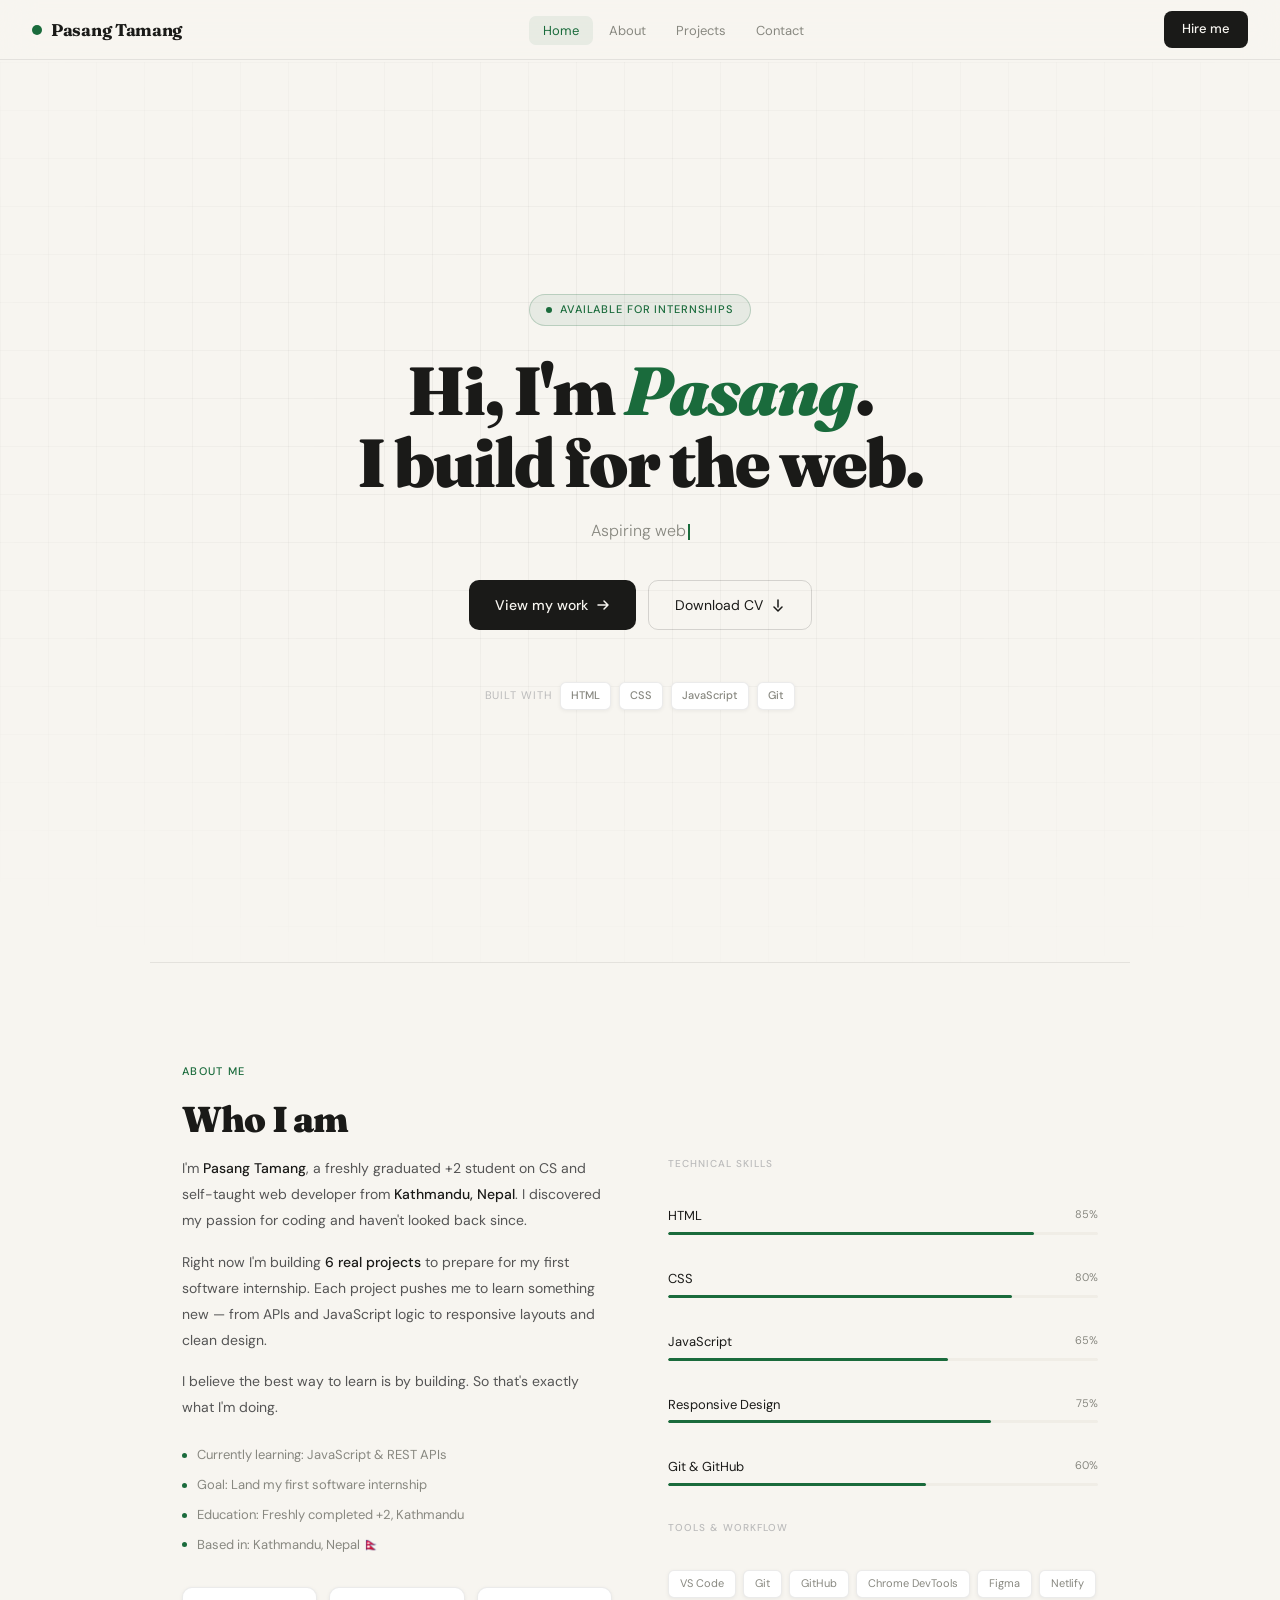
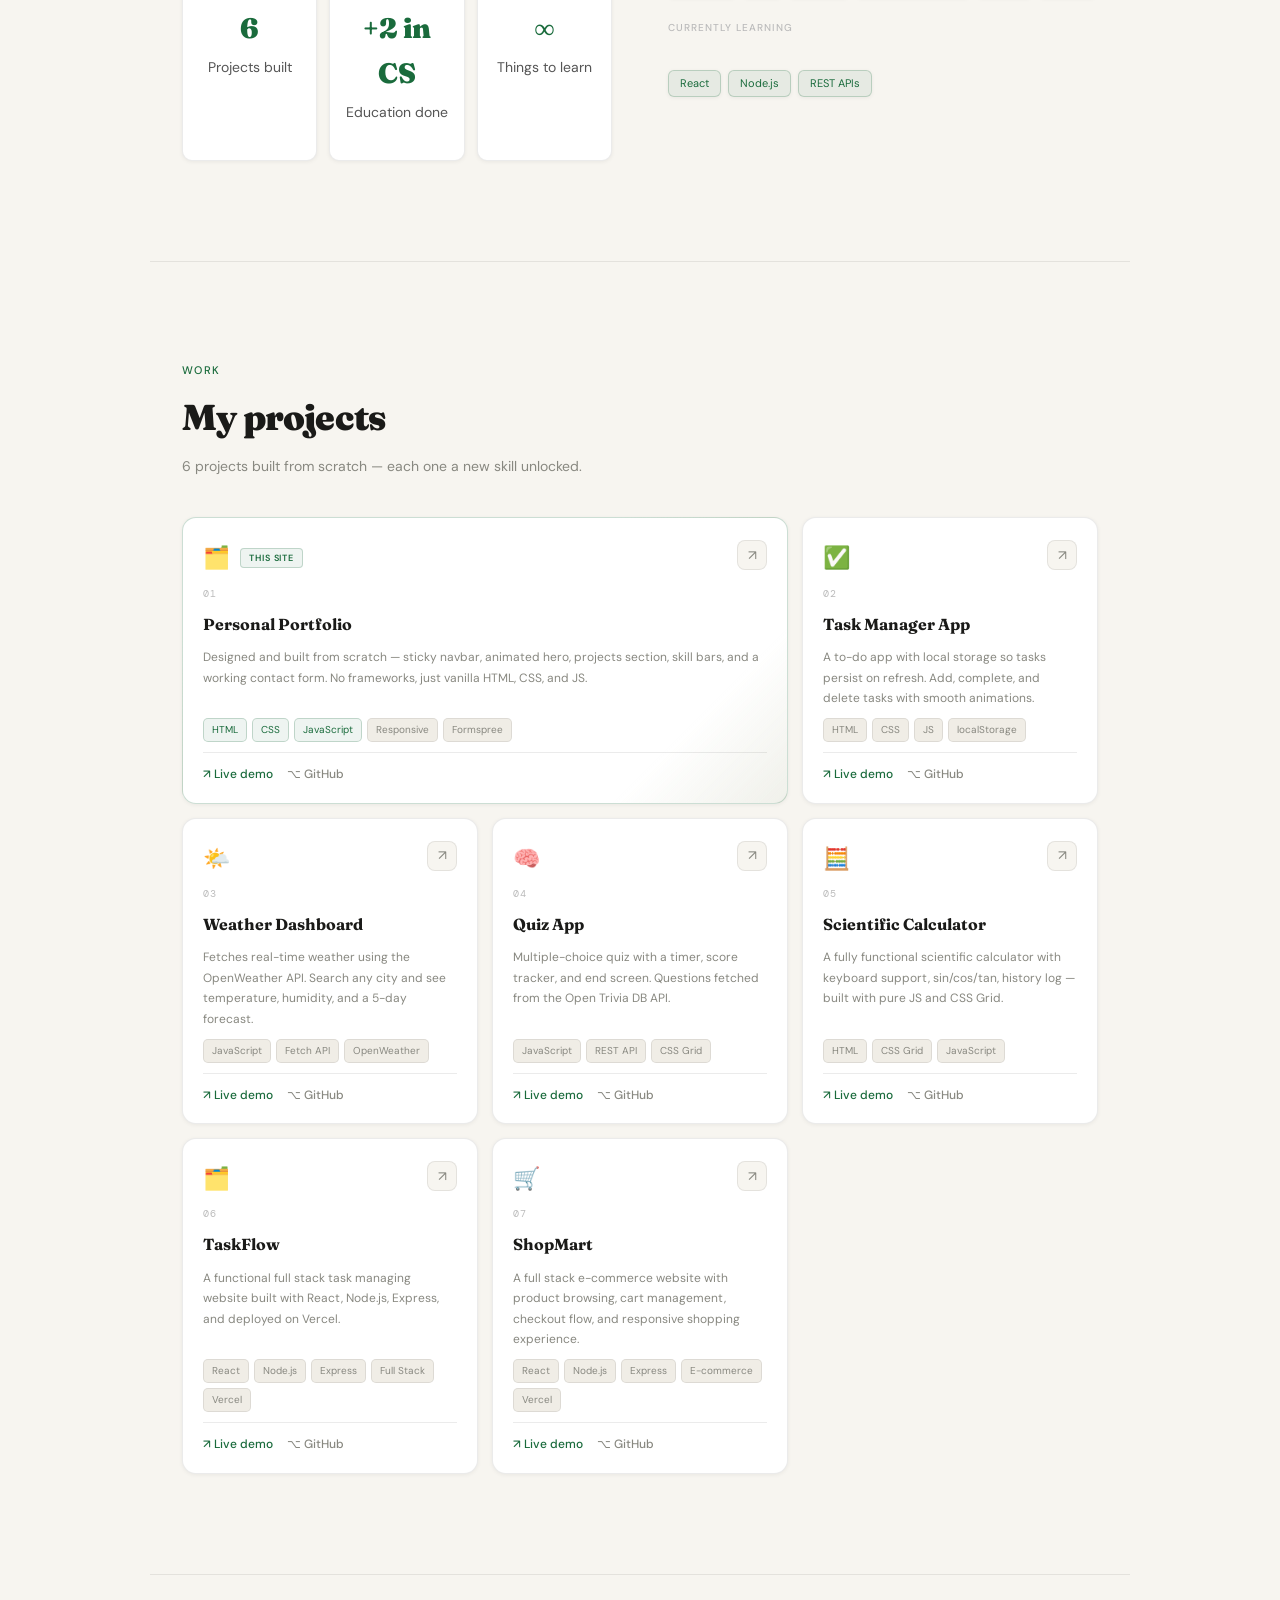
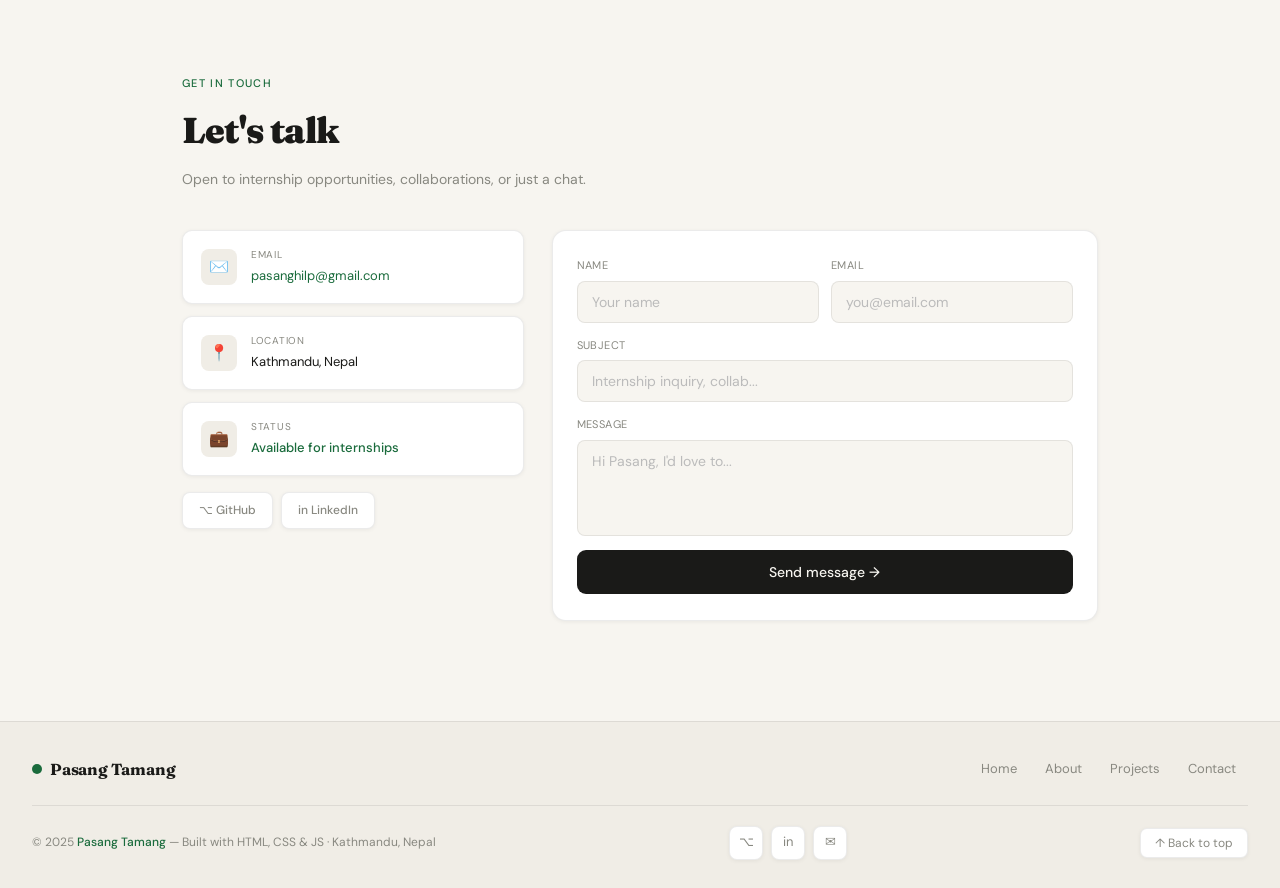
<file: index.html>
<!DOCTYPE html>
<html lang="en">
<head>
  <meta charset="UTF-8" />
  <meta name="viewport" content="width=device-width, initial-scale=1.0"/>
  <title>Pasang Tamang — Web Developer</title>
  <meta name="description" content="Pasang Tamang — Aspiring web developer from Kathmandu, Nepal. Building projects and looking for internship opportunities."/>
  <link rel="stylesheet" href="style.css"/>
  <link rel="preconnect" href="https://fonts.googleapis.com"/>
  <link rel="preconnect" href="https://fonts.gstatic.com" crossorigin/>
  <link href="https://fonts.googleapis.com/css2?family=Fraunces:ital,wght@0,700;0,900;1,700&family=DM+Sans:wght@300;400;500&family=DM+Mono&display=swap" rel="stylesheet"/>
</head>
<body>

  <!-- ─── NAVBAR ─── -->
  <nav class="navbar" id="navbar">
    <a class="nav-logo" href="#home">
      <span class="logo-dot"></span>
      Pasang Tamang
    </a>
    <ul class="nav-links" id="navLinks">
      <li><a href="#home"     data-target="home">Home</a></li>
      <li><a href="#about"    data-target="about">About</a></li>
      <li><a href="#projects" data-target="projects">Projects</a></li>
      <li><a href="#contact"  data-target="contact">Contact</a></li>
    </ul>
    <a href="mailto:pasanghilp@gmail.com" class="nav-cta">Hire me</a>
    <button class="hamburger" id="hamburger" aria-label="Toggle menu">
      <span></span><span></span><span></span>
    </button>
  </nav>

  <!-- Mobile menu -->
  <div class="mobile-menu" id="mobileMenu">
    <a href="#home"     data-target="home">Home</a>
    <a href="#about"    data-target="about">About</a>
    <a href="#projects" data-target="projects">Projects</a>
    <a href="#contact"  data-target="contact">Contact</a>
  </div>

  <!-- Scroll progress bar -->
  <div class="scroll-progress">
    <div class="scroll-progress-bar" id="progressBar"></div>
  </div>

  <!-- ─── HERO ─── -->
  <section id="home" class="hero">
    <div class="hero-grid"></div>
    <div class="hero-body">
      <div class="hero-inner">
        <div class="badge">
          <span class="badge-dot"></span>
          Available for internships
        </div>
        <h1 class="hero-heading">
          Hi, I'm <em>Pasang</em>.<br>I build for the web.
        </h1>
        <p class="hero-typed">
          <span id="typed-text"></span><span class="cursor"></span>
        </p>
        <div class="hero-btns">
          <a href="#projects" class="btn-primary">
            View my work
            <svg width="14" height="14" viewBox="0 0 14 14" fill="none"><path d="M2 7h10M8 3l4 4-4 4" stroke="currentColor" stroke-width="1.5" stroke-linecap="round" stroke-linejoin="round"/></svg>
          </a>
          <a href="cv.pdf" download class="btn-secondary">
            Download CV
            <svg width="14" height="14" viewBox="0 0 14 14" fill="none"><path d="M7 2v7M3 9l4 4 4-4" stroke="currentColor" stroke-width="1.5" stroke-linecap="round" stroke-linejoin="round"/></svg>
          </a>
        </div>
        <div class="tech-row">
          <span class="tech-label">Built with</span>
          <span class="tech-chip">HTML</span>
          <span class="tech-chip">CSS</span>
          <span class="tech-chip">JavaScript</span>
          <span class="tech-chip">Git</span>
        </div>
      </div>
    </div>
  </section>

  <!-- ─── ABOUT ─── -->
  <section id="about" class="about">
    <p class="sec-label">About me</p>
    <h2 class="sec-heading">Who I am</h2>
    <div class="about-layout">
      <div class="about-bio">
        <p>I'm <strong>Pasang Tamang</strong>, a freshly graduated +2 student on CS and self-taught web developer from <strong>Kathmandu, Nepal</strong>. I discovered my passion for coding and haven't looked back since.</p>
        <p>Right now I'm building <strong>6 real projects</strong> to prepare for my first software internship. Each project pushes me to learn something new — from APIs and JavaScript logic to responsive layouts and clean design.</p>
        <p>I believe the best way to learn is by building. So that's exactly what I'm doing.</p>
        <div class="facts">
          <div class="fact"><span class="fact-dot"></span>Currently learning: JavaScript & REST APIs</div>
          <div class="fact"><span class="fact-dot"></span>Goal: Land my first software internship</div>
          <div class="fact"><span class="fact-dot"></span>Education: Freshly completed +2, Kathmandu</div>
          <div class="fact"><span class="fact-dot"></span>Based in: Kathmandu, Nepal 🇳🇵</div>
        </div>
        <div class="stats-row">
          <div class="stat-card">
            <span class="stat-num">6</span>
            <p class="stat-label">Projects built</p>
          </div>
          <div class="stat-card">
            <span class="stat-num">+2 in CS</span>
            <p class="stat-label">Education done</p>
          </div>
          <div class="stat-card">
            <span class="stat-num">∞</span>
            <p class="stat-label">Things to learn</p>
          </div>
        </div>
      </div>
      <div class="about-skills">
        <p class="skill-group-title">Technical skills</p>
        <div class="skill-item">
          <div class="skill-row"><span class="skill-name">HTML</span><span class="skill-pct">85%</span></div>
          <div class="skill-bar"><div class="skill-fill" data-width="85"></div></div>
        </div>
        <div class="skill-item">
          <div class="skill-row"><span class="skill-name">CSS</span><span class="skill-pct">80%</span></div>
          <div class="skill-bar"><div class="skill-fill" data-width="80"></div></div>
        </div>
        <div class="skill-item">
          <div class="skill-row"><span class="skill-name">JavaScript</span><span class="skill-pct">65%</span></div>
          <div class="skill-bar"><div class="skill-fill" data-width="65"></div></div>
        </div>
        <div class="skill-item">
          <div class="skill-row"><span class="skill-name">Responsive Design</span><span class="skill-pct">75%</span></div>
          <div class="skill-bar"><div class="skill-fill" data-width="75"></div></div>
        </div>
        <div class="skill-item">
          <div class="skill-row"><span class="skill-name">Git & GitHub</span><span class="skill-pct">60%</span></div>
          <div class="skill-bar"><div class="skill-fill" data-width="60"></div></div>
        </div>
        <p class="skill-group-title">Tools & workflow</p>
        <div class="chip-row">
          <span class="chip">VS Code</span>
          <span class="chip">Git</span>
          <span class="chip">GitHub</span>
          <span class="chip">Chrome DevTools</span>
          <span class="chip">Figma</span>
          <span class="chip">Netlify</span>
        </div>
        <p class="skill-group-title">Currently learning</p>
        <div class="chip-row">
          <span class="chip chip-accent">React</span>
          <span class="chip chip-accent">Node.js</span>
          <span class="chip chip-accent">REST APIs</span>
        </div>
      </div>
    </div>
  </section>

  <!-- ─── PROJECTS ─── -->
  <section id="projects" class="projects">
    <p class="sec-label">Work</p>
    <h2 class="sec-heading">My projects</h2>
    <p class="sec-sub">6 projects built from scratch — each one a new skill unlocked.</p>

    <div class="proj-grid">

      <!-- Project 01 — Portfolio (featured) -->
      <div class="proj-card featured">
        <div class="card-top">
          <div style="display:flex;align-items:center;gap:10px">
            <span class="proj-icon">🗂️</span>
            <span class="featured-badge">This site</span>
          </div>
          <a href="https://pasanghilp-art.github.io" target="_blank" class="card-arrow">↗</a>
        </div>
        <p class="proj-num">01</p>
        <h3 class="proj-title">Personal Portfolio</h3>
        <p class="proj-desc">Designed and built from scratch — sticky navbar, animated hero, projects section, skill bars, and a working contact form. No frameworks, just vanilla HTML, CSS, and JS.</p>
        <div class="tag-row">
          <span class="tag tag-accent">HTML</span>
          <span class="tag tag-accent">CSS</span>
          <span class="tag tag-accent">JavaScript</span>
          <span class="tag">Responsive</span>
          <span class="tag">Formspree</span>
        </div>
        <div class="card-links">
          <a href="https://pasanghilp-art.github.io" target="_blank" class="card-link primary">↗ Live demo</a>
          <a href="https://github.com/pasanghilp-art/pasanghilp-art.github.io" target="_blank" class="card-link">⌥ GitHub</a>
        </div>
      </div>

      <!-- Project 02 — Task Manager -->
      <div class="proj-card">
        <div class="card-top">
          <span class="proj-icon">✅</span>
          <a href="https://pasanghilp-art.github.io/task-manager" target="_blank" class="card-arrow">↗</a>
        </div>
        <p class="proj-num">02</p>
        <h3 class="proj-title">Task Manager App</h3>
        <p class="proj-desc">A to-do app with local storage so tasks persist on refresh. Add, complete, and delete tasks with smooth animations.</p>
        <div class="tag-row">
          <span class="tag">HTML</span>
          <span class="tag">CSS</span>
          <span class="tag">JS</span>
          <span class="tag">localStorage</span>
        </div>
        <div class="card-links">
          <a href="https://pasanghilp-art.github.io/task-manager" target="_blank" class="card-link primary">↗ Live demo</a>
          <a href="https://github.com/pasanghilp-art/task-manager" target="_blank" class="card-link">⌥ GitHub</a>
        </div>
      </div>

      <!-- Project 03 — Weather App -->
      <div class="proj-card">
        <div class="card-top">
          <span class="proj-icon">🌤️</span>
          <a href="https://pasanghilp-art.github.io/weather-app" target="_blank" class="card-arrow">↗</a>
        </div>
        <p class="proj-num">03</p>
        <h3 class="proj-title">Weather Dashboard</h3>
        <p class="proj-desc">Fetches real-time weather using the OpenWeather API. Search any city and see temperature, humidity, and a 5-day forecast.</p>
        <div class="tag-row">
          <span class="tag">JavaScript</span>
          <span class="tag">Fetch API</span>
          <span class="tag">OpenWeather</span>
        </div>
        <div class="card-links">
          <a href="https://pasanghilp-art.github.io/weather-app" target="_blank" class="card-link primary">↗ Live demo</a>
          <a href="https://github.com/pasanghilp-art/weather-app" target="_blank" class="card-link">⌥ GitHub</a>
        </div>
      </div>

      <!-- Project 04 — Quiz App -->
      <div class="proj-card">
        <div class="card-top">
          <span class="proj-icon">🧠</span>
          <a href="https://pasanghilp-art.github.io/quiz-app" target="_blank" class="card-arrow">↗</a>
        </div>
        <p class="proj-num">04</p>
        <h3 class="proj-title">Quiz App</h3>
        <p class="proj-desc">Multiple-choice quiz with a timer, score tracker, and end screen. Questions fetched from the Open Trivia DB API.</p>
        <div class="tag-row">
          <span class="tag">JavaScript</span>
          <span class="tag">REST API</span>
          <span class="tag">CSS Grid</span>
        </div>
        <div class="card-links">
          <a href="https://pasanghilp-art.github.io/quiz-app" target="_blank" class="card-link primary">↗ Live demo</a>
          <a href="https://github.com/pasanghilp-art/quiz-app" target="_blank" class="card-link">⌥ GitHub</a>
        </div>
      </div>

      <!-- Project 05 — Calculator -->
      <div class="proj-card">
        <div class="card-top">
          <span class="proj-icon">🧮</span>
          <a href="https://pasanghilp-art.github.io/calculator" target="_blank" class="card-arrow">↗</a>
        </div>
        <p class="proj-num">05</p>
        <h3 class="proj-title">Scientific Calculator</h3>
        <p class="proj-desc">A fully functional scientific calculator with keyboard support, sin/cos/tan, history log — built with pure JS and CSS Grid.</p>
        <div class="tag-row">
          <span class="tag">HTML</span>
          <span class="tag">CSS Grid</span>
          <span class="tag">JavaScript</span>
        </div>
        <div class="card-links">
          <a href="https://pasanghilp-art.github.io/calculator" target="_blank" class="card-link primary">↗ Live demo</a>
          <a href="https://github.com/pasanghilp-art/calculator" target="_blank" class="card-link">⌥ GitHub</a>
        </div>
      </div>

      <!-- Project 06 — TaskFlow -->
      <div class="proj-card">
        <div class="card-top">
          <span class="proj-icon">🗂️</span>
          <a href="https://taskflow-alpha-beige.vercel.app" target="_blank" class="card-arrow">↗</a>
        </div>
        <p class="proj-num">06</p>
        <h3 class="proj-title">TaskFlow</h3>
        <p class="proj-desc">A functional full stack task managing website built with React, Node.js, Express, and deployed on Vercel.</p>
        <div class="tag-row">
          <span class="tag">React</span>
          <span class="tag">Node.js</span>
          <span class="tag">Express</span>
          <span class="tag">Full Stack</span>
          <span class="tag">Vercel</span>
        </div>
        <div class="card-links">
          <a href="https://taskflow-alpha-beige.vercel.app" target="_blank" class="card-link primary">↗ Live demo</a>
          <a href="https://github.com/pasanghilp-art/taskflow" target="_blank" class="card-link">⌥ GitHub</a>
        </div>
      </div>

      <!-- Project 07 — ShopMart -->
      <div class="proj-card">
        <div class="card-top">
          <span class="proj-icon">🛒</span>
          <a href="https://shopmart-ten-sigma.vercel.app" target="_blank" class="card-arrow">↗</a>
        </div>
        <p class="proj-num">07</p>
        <h3 class="proj-title">ShopMart</h3>
        <p class="proj-desc">A full stack e-commerce website with product browsing, cart management, checkout flow, and responsive shopping experience.</p>
        <div class="tag-row">
          <span class="tag">React</span>
          <span class="tag">Node.js</span>
          <span class="tag">Express</span>
          <span class="tag">E-commerce</span>
          <span class="tag">Vercel</span>
        </div>
        <div class="card-links">
          <a href="https://shopmart-ten-sigma.vercel.app" target="_blank" class="card-link primary">↗ Live demo</a>
          <a href="https://github.com/pasanghilp-art/shopmart" target="_blank" class="card-link">⌥ GitHub</a>
        </div>
      </div>

    </div>
  </section>

  <!-- ─── CONTACT ─── -->
  <section id="contact" class="contact">
    <p class="sec-label">Get in touch</p>
    <h2 class="sec-heading">Let's talk</h2>
    <p class="sec-sub">Open to internship opportunities, collaborations, or just a chat.</p>
    <div class="contact-layout">
      <div class="contact-info">
        <div class="info-card">
          <div class="info-icon">✉️</div>
          <div>
            <p class="info-label">Email</p>
            <p class="info-value"><a href="mailto:pasanghilp@gmail.com">pasanghilp@gmail.com</a></p>
          </div>
        </div>
        <div class="info-card">
          <div class="info-icon">📍</div>
          <div>
            <p class="info-label">Location</p>
            <p class="info-value">Kathmandu, Nepal</p>
          </div>
        </div>
        <div class="info-card">
          <div class="info-icon">💼</div>
          <div>
            <p class="info-label">Status</p>
            <p class="info-value available">Available for internships</p>
          </div>
        </div>
        <div class="social-row">
          <a href="https://github.com/pasanghilp-art" target="_blank" class="social-btn">⌥ GitHub</a>
          <a href="https://linkedin.com/in/pasangtamang" target="_blank" class="social-btn">in LinkedIn</a>
        </div>
      </div>
      <form class="contact-form" id="contactForm"
            action="https://formspree.io/f/mqewodvd"
            method="POST">
        <div class="form-fields">
          <div class="form-row">
            <div class="field" id="field-name">
              <label for="fname">Name</label>
              <input type="text" id="fname" name="name" placeholder="Your name"/>
              <span class="field-error">Please enter your name</span>
            </div>
            <div class="field" id="field-email">
              <label for="femail">Email</label>
              <input type="email" id="femail" name="email" placeholder="you@email.com"/>
              <span class="field-error">Enter a valid email</span>
            </div>
          </div>
          <div class="field" id="field-subject">
            <label for="fsubject">Subject</label>
            <input type="text" id="fsubject" name="subject" placeholder="Internship inquiry, collab..."/>
            <span class="field-error">Please add a subject</span>
          </div>
          <div class="field" id="field-msg">
            <label for="fmsg">Message</label>
            <textarea id="fmsg" name="message" rows="4" placeholder="Hi Pasang, I'd love to..."></textarea>
            <span class="field-error">Please write a message</span>
          </div>
          <button type="submit" class="btn-submit" id="submitBtn">
            <div class="spinner"></div>
            <span class="btn-label">Send message →</span>
          </button>
        </div>
        <div class="success-msg" id="successMsg">
          <div class="success-icon">✓</div>
          <p class="success-title">Message sent!</p>
          <p class="success-sub">Thanks for reaching out. I'll get back to you within 24 hours.</p>
        </div>
      </form>
    </div>
  </section>

  <!-- ─── FOOTER ─── -->
  <footer class="footer">
    <div class="footer-top">
      <div class="footer-logo">
        <span class="logo-dot"></span>
        Pasang Tamang
      </div>
      <nav class="footer-nav">
        <a href="#home">Home</a>
        <a href="#about">About</a>
        <a href="#projects">Projects</a>
        <a href="#contact">Contact</a>
      </nav>
    </div>
    <div class="footer-bottom">
      <p class="footer-copy">© 2025 <span>Pasang Tamang</span> — Built with HTML, CSS & JS · Kathmandu, Nepal</p>
      <div class="footer-socials">
        <a href="https://github.com/pasanghilp-art" target="_blank" class="social-icon" title="GitHub">⌥</a>
        <a href="https://linkedin.com/in/pasangtamang" target="_blank" class="social-icon" title="LinkedIn">in</a>
        <a href="mailto:pasanghilp@gmail.com" class="social-icon" title="Email">✉</a>
      </div>
      <button class="back-top" id="backTop">↑ Back to top</button>
    </div>
  </footer>

  <script src="script.js"></script>
</body>
</html>
</file>
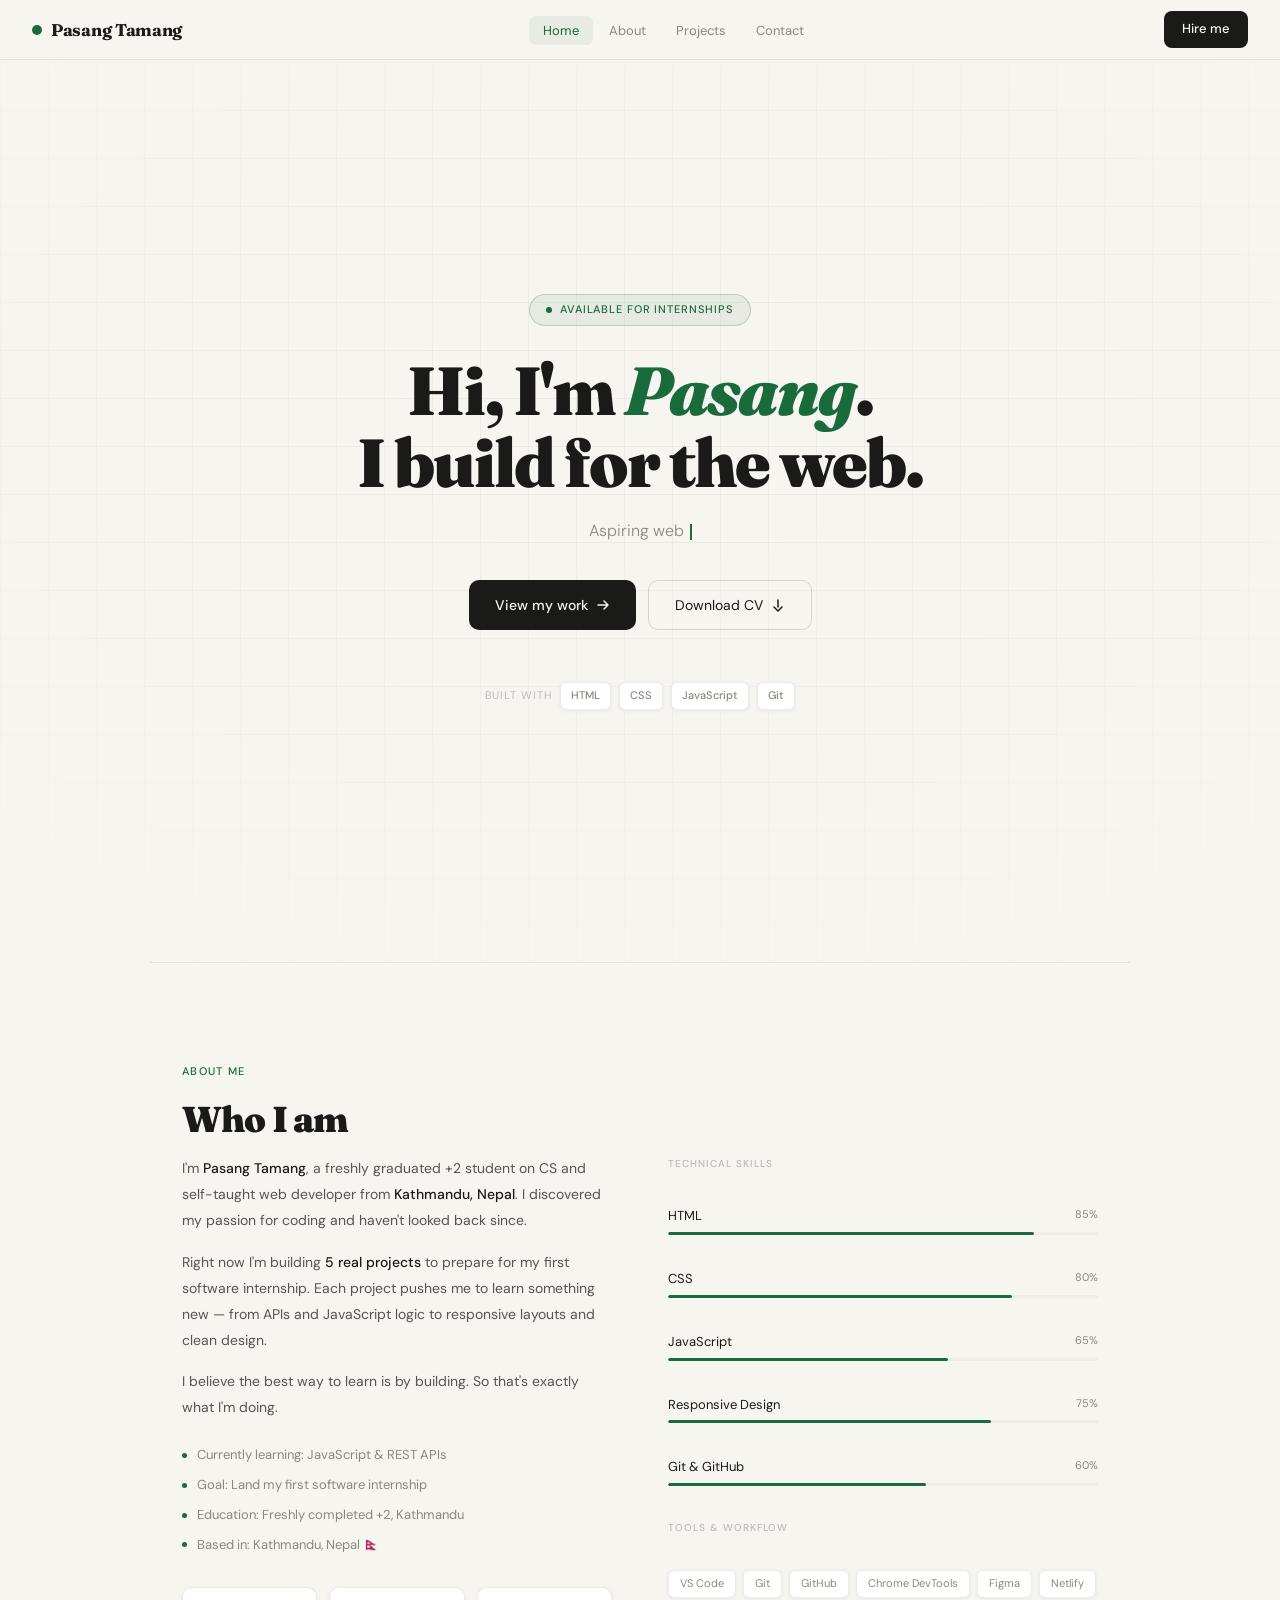
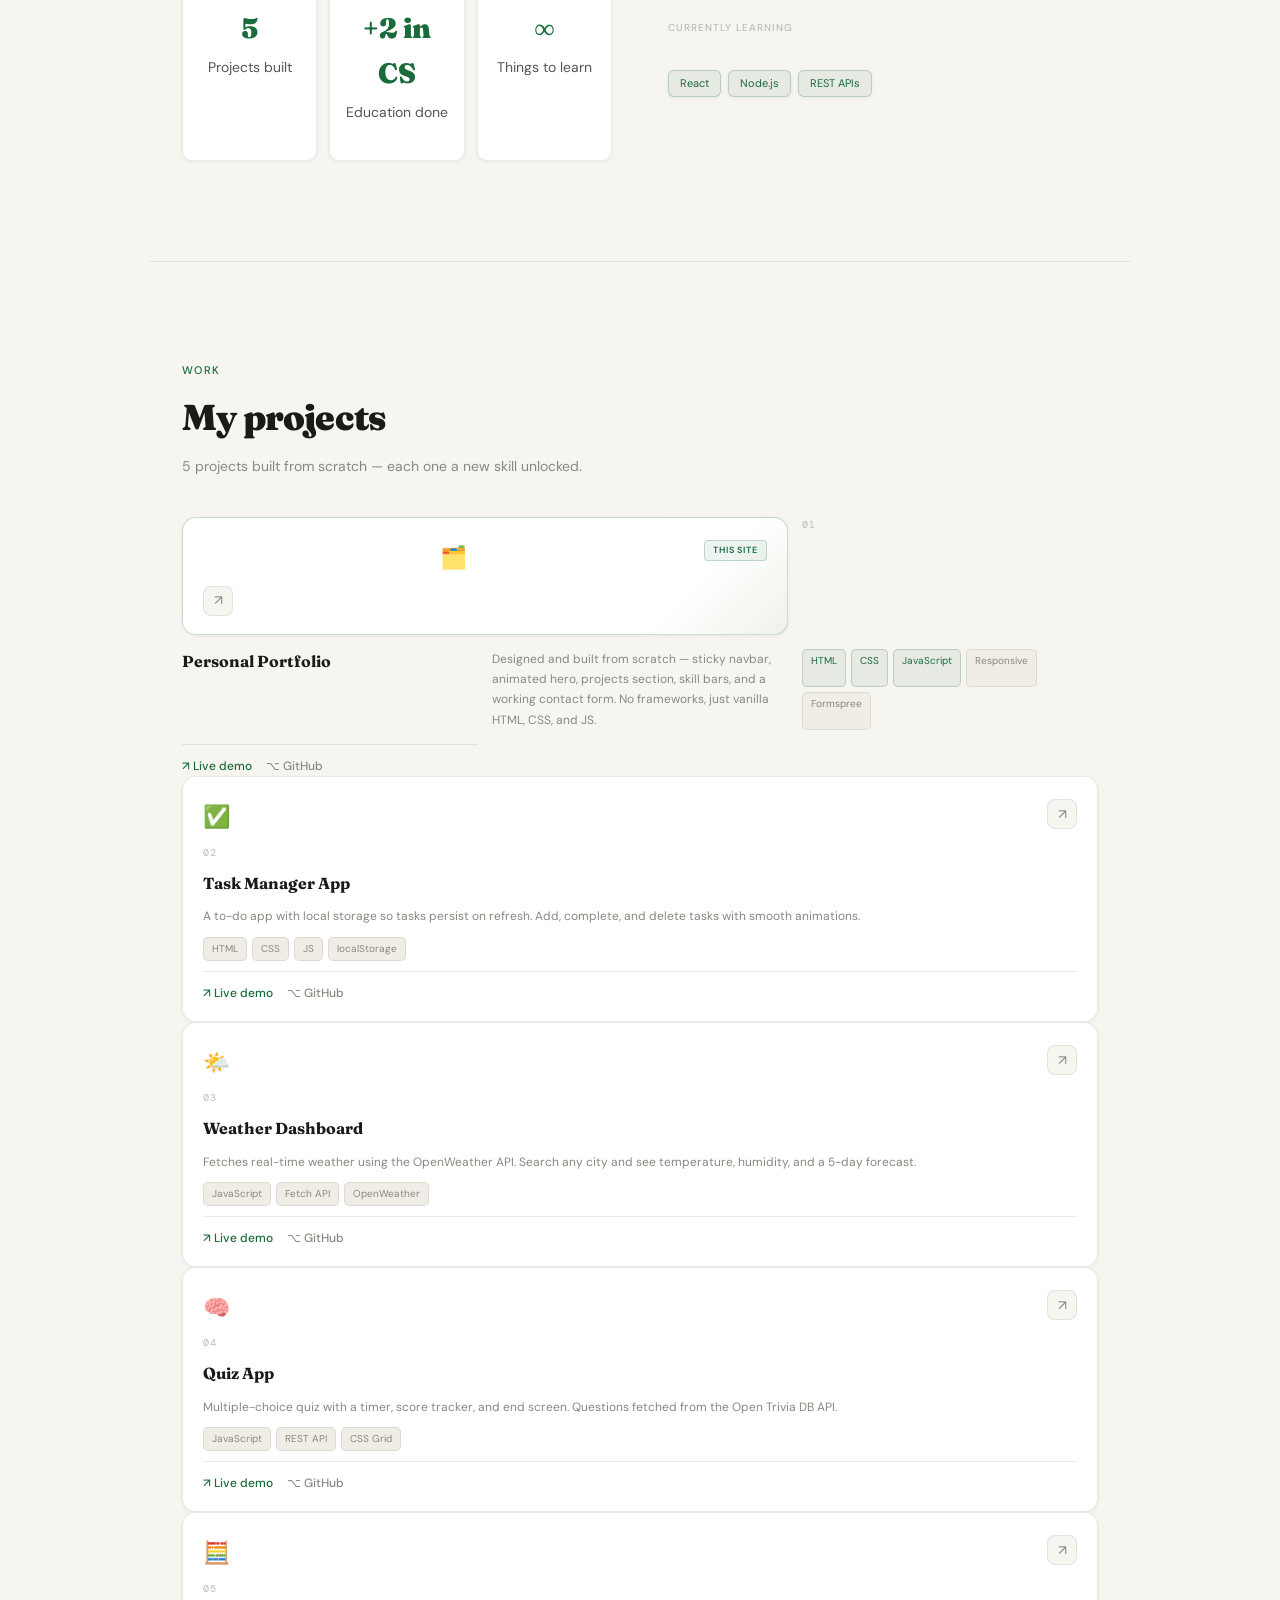
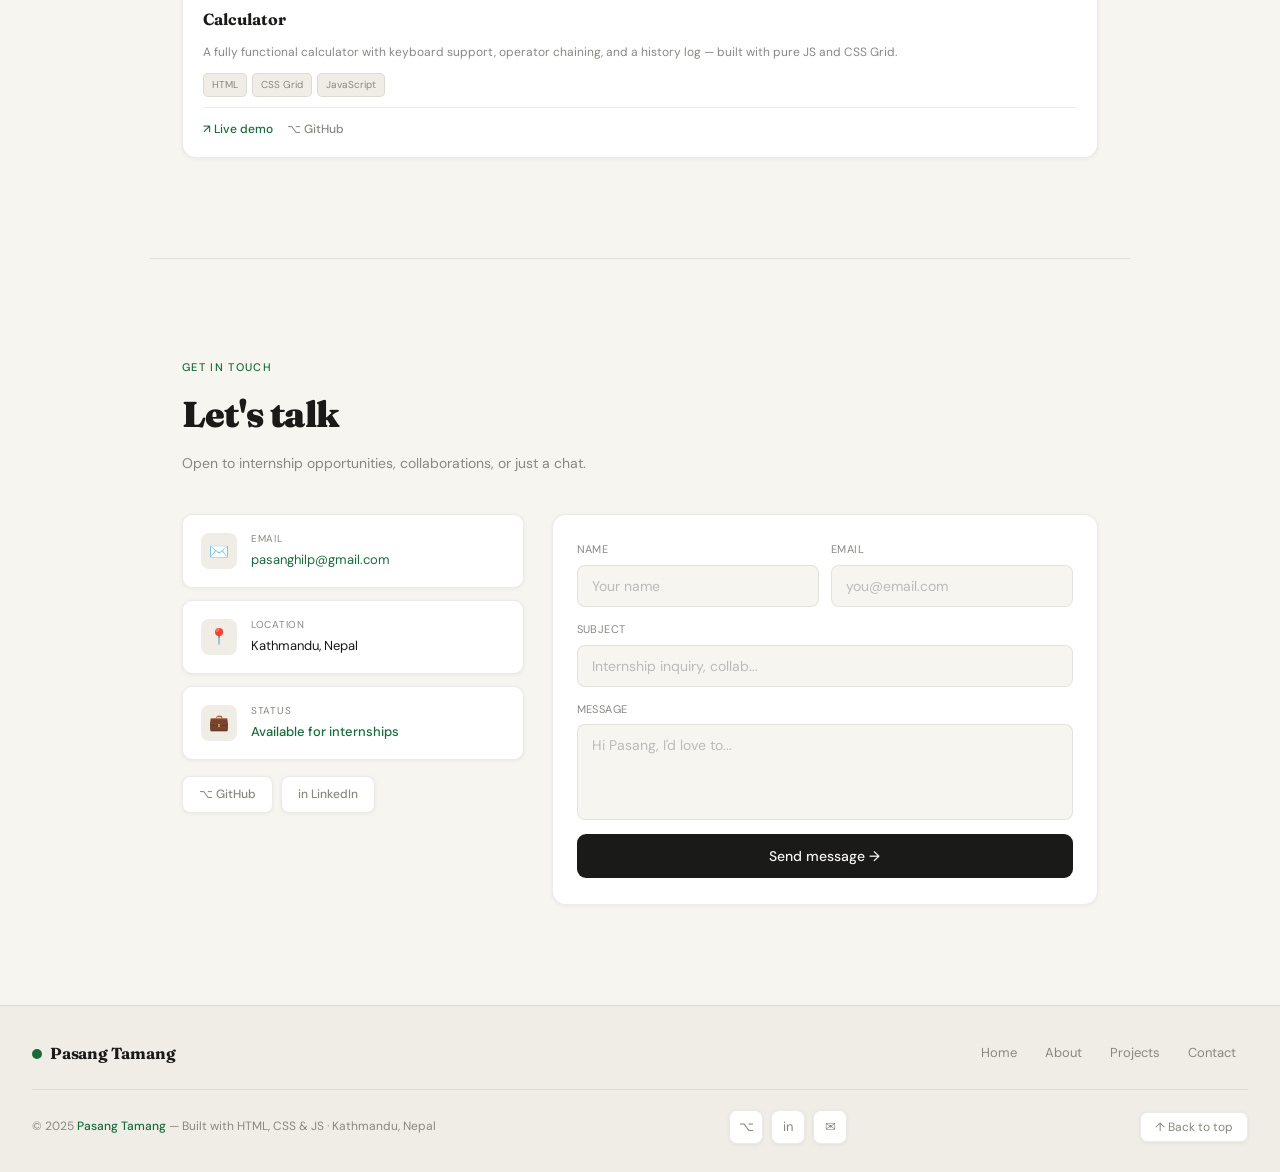
<file: porfolio app/index.html>
<!DOCTYPE html>
<html lang="en">
<head>
  <meta charset="UTF-8" />
  <meta name="viewport" content="width=device-width, initial-scale=1.0"/>
  <title>Pasang Tamang — Web Developer</title>
  <meta name="description" content="Pasang Tamang — Aspiring web developer from Kathmandu, Nepal. Building projects and looking for internship opportunities."/>
  <link rel="stylesheet" href="style.css"/>
  <link rel="preconnect" href="https://fonts.googleapis.com"/>
  <link rel="preconnect" href="https://fonts.gstatic.com" crossorigin/>
  <link href="https://fonts.googleapis.com/css2?family=Fraunces:ital,wght@0,700;0,900;1,700&family=DM+Sans:wght@300;400;500&family=DM+Mono&display=swap" rel="stylesheet"/>
</head>
<body>

  <!-- ─── NAVBAR ─── -->
  <nav class="navbar" id="navbar">
    <a class="nav-logo" href="#home">
      <span class="logo-dot"></span>
      Pasang Tamang
    </a>
    <ul class="nav-links" id="navLinks">
      <li><a href="#home"     data-target="home">Home</a></li>
      <li><a href="#about"    data-target="about">About</a></li>
      <li><a href="#projects" data-target="projects">Projects</a></li>
      <li><a href="#contact"  data-target="contact">Contact</a></li>
    </ul>
    <a href="mailto:pasanghilp@gmail.com" class="nav-cta">Hire me</a>
    <button class="hamburger" id="hamburger" aria-label="Toggle menu">
      <span></span><span></span><span></span>
    </button>
  </nav>

  <!-- Mobile menu -->
  <div class="mobile-menu" id="mobileMenu">
    <a href="#home"     data-target="home">Home</a>
    <a href="#about"    data-target="about">About</a>
    <a href="#projects" data-target="projects">Projects</a>
    <a href="#contact"  data-target="contact">Contact</a>
  </div>

  <!-- Scroll progress bar -->
  <div class="scroll-progress">
    <div class="scroll-progress-bar" id="progressBar"></div>
  </div>

  <!-- ─── HERO ─── -->
  <section id="home" class="hero">
    <div class="hero-grid"></div>

    <div class="hero-body">
      <div class="hero-inner">

        <div class="badge">
          <span class="badge-dot"></span>
          Available for internships
        </div>

        <h1 class="hero-heading">
          Hi, I'm <em>Pasang</em>.<br>I build for the web.
        </h1>

        <p class="hero-typed">
          <span id="typed-text"></span><span class="cursor"></span>
        </p>

        <div class="hero-btns">
          <a href="#projects" class="btn-primary">
            View my work
            <svg width="14" height="14" viewBox="0 0 14 14" fill="none"><path d="M2 7h10M8 3l4 4-4 4" stroke="currentColor" stroke-width="1.5" stroke-linecap="round" stroke-linejoin="round"/></svg>
          </a>
          <a href="cv.pdf" download class="btn-secondary">
            Download CV
            <svg width="14" height="14" viewBox="0 0 14 14" fill="none"><path d="M7 2v7M3 9l4 4 4-4" stroke="currentColor" stroke-width="1.5" stroke-linecap="round" stroke-linejoin="round"/></svg>
          </a>
        </div>

        <div class="tech-row">
          <span class="tech-label">Built with</span>
          <span class="tech-chip">HTML</span>
          <span class="tech-chip">CSS</span>
          <span class="tech-chip">JavaScript</span>
          <span class="tech-chip">Git</span>
        </div>

      </div>
    </div>
  </section>

  <!-- ─── ABOUT ─── -->
  <section id="about" class="about">
    <p class="sec-label">About me</p>
    <h2 class="sec-heading">Who I am</h2>

    <div class="about-layout">

      <div class="about-bio">
        <p>I'm <strong>Pasang Tamang</strong>, a freshly graduated +2 student on CS and self-taught web developer from <strong>Kathmandu, Nepal</strong>. I discovered my passion for coding and haven't looked back since.</p>
        <p>Right now I'm building <strong>5 real projects</strong> to prepare for my first software internship. Each project pushes me to learn something new — from APIs and JavaScript logic to responsive layouts and clean design.</p>
        <p>I believe the best way to learn is by building. So that's exactly what I'm doing.</p>

        <div class="facts">
          <div class="fact"><span class="fact-dot"></span>Currently learning: JavaScript & REST APIs</div>
          <div class="fact"><span class="fact-dot"></span>Goal: Land my first software internship</div>
          <div class="fact"><span class="fact-dot"></span>Education: Freshly completed +2, Kathmandu</div>
          <div class="fact"><span class="fact-dot"></span>Based in: Kathmandu, Nepal 🇳🇵</div>
        </div>

        <div class="stats-row">
          <div class="stat-card">
            <span class="stat-num">5</span>
            <p class="stat-label">Projects built</p>
          </div>
          <div class="stat-card">
            <span class="stat-num">+2 in CS</span>
            <p class="stat-label">Education done</p>
          </div>
          <div class="stat-card">
            <span class="stat-num">∞</span>
            <p class="stat-label">Things to learn</p>
          </div>
        </div>
      </div>

      <div class="about-skills">
        <p class="skill-group-title">Technical skills</p>

        <div class="skill-item">
          <div class="skill-row"><span class="skill-name">HTML</span><span class="skill-pct">85%</span></div>
          <div class="skill-bar"><div class="skill-fill" data-width="85"></div></div>
        </div>
        <div class="skill-item">
          <div class="skill-row"><span class="skill-name">CSS</span><span class="skill-pct">80%</span></div>
          <div class="skill-bar"><div class="skill-fill" data-width="80"></div></div>
        </div>
        <div class="skill-item">
          <div class="skill-row"><span class="skill-name">JavaScript</span><span class="skill-pct">65%</span></div>
          <div class="skill-bar"><div class="skill-fill" data-width="65"></div></div>
        </div>
        <div class="skill-item">
          <div class="skill-row"><span class="skill-name">Responsive Design</span><span class="skill-pct">75%</span></div>
          <div class="skill-bar"><div class="skill-fill" data-width="75"></div></div>
        </div>
        <div class="skill-item">
          <div class="skill-row"><span class="skill-name">Git & GitHub</span><span class="skill-pct">60%</span></div>
          <div class="skill-bar"><div class="skill-fill" data-width="60"></div></div>
        </div>

        <p class="skill-group-title">Tools & workflow</p>
        <div class="chip-row">
          <span class="chip">VS Code</span>
          <span class="chip">Git</span>
          <span class="chip">GitHub</span>
          <span class="chip">Chrome DevTools</span>
          <span class="chip">Figma</span>
          <span class="chip">Netlify</span>
        </div>

        <p class="skill-group-title">Currently learning</p>
        <div class="chip-row">
          <span class="chip chip-accent">React</span>
          <span class="chip chip-accent">Node.js</span>
          <span class="chip chip-accent">REST APIs</span>
        </div>
      </div>

    </div>
  </section>

  <!-- ─── PROJECTS ─── -->
  <section id="projects" class="projects">
    <p class="sec-label">Work</p>
    <h2 class="sec-heading">My projects</h2>
    <p class="sec-sub">5 projects built from scratch — each one a new skill unlocked.</p>

    <div class="proj-grid">

      <div class="proj-card featured">
        <div class="card-top">
          <div class="card-header"></div>
            <span class="proj-icon">🗂️</span>
            <span class="featured-badge">This site</span>
          </div>
          <a href="#" target="_blank" class="card-arrow">↗</a>
        </div>
        <p class="proj-num">01</p>
        <h3 class="proj-title">Personal Portfolio</h3>
        <p class="proj-desc">Designed and built from scratch — sticky navbar, animated hero, projects section, skill bars, and a working contact form. No frameworks, just vanilla HTML, CSS, and JS.</p>
        <div class="tag-row">
          <span class="tag tag-accent">HTML</span>
          <span class="tag tag-accent">CSS</span>
          <span class="tag tag-accent">JavaScript</span>
          <span class="tag">Responsive</span>
          <span class="tag">Formspree</span>
        </div>
        <div class="card-links">
          <a href="#" target="_blank" class="card-link primary">↗ Live demo</a>
          <a href="https://github.com/pasanghilp-art/pasang-tamang-.git" target="_blank" class="card-link" rel="noopener noreferrer">⌥ GitHub</a>
        </div>
      </div>

      <div class="proj-card">
        <div class="card-top">
          <span class="proj-icon">✅</span>
          <a href="#" target="_blank" class="card-arrow">↗</a>
        </div>
        <p class="proj-num">02</p>
        <h3 class="proj-title">Task Manager App</h3>
        <p class="proj-desc">A to-do app with local storage so tasks persist on refresh. Add, complete, and delete tasks with smooth animations.</p>
        <div class="tag-row">
          <span class="tag">HTML</span>
          <span class="tag">CSS</span>
          <span class="tag">JS</span>
          <span class="tag">localStorage</span>
        </div>
        <div class="card-links">
          <a href="https://pasanghilp-art.github.io/task-manager" target="_blank" class="card-link primary">↗ Live demo</a>
          <a href="https://github.com/pasanghilp-art/task-manager" target="_blank" class="card-link">⌥ GitHub</a>
        </div>
      </div>

      <div class="proj-card">
        <div class="card-top">
          <span class="proj-icon">🌤️</span>
          <a href="https://pasanghilp-art.github.io/weather-app" target="_blank" class="card-arrow">↗</a>
        </div>
        <p class="proj-num">03</p>
        <h3 class="proj-title">Weather Dashboard</h3>
        <p class="proj-desc">Fetches real-time weather using the OpenWeather API. Search any city and see temperature, humidity, and a 5-day forecast.</p>
        <div class="tag-row">
          <span class="tag">JavaScript</span>
          <span class="tag">Fetch API</span>
          <span class="tag">OpenWeather</span>
        </div>
        <div class="card-links">
          <a href="https://pasanghilp-art.github.io/weather-app" target="_blank" class="card-link primary">↗ Live demo</a>
          <a href="https://github.com/pasanghilp-art/weather-app" target="_blank" class="card-link">⌥ GitHub</a>
        </div>
      </div>

      <div class="proj-card">
        <div class="card-top">
          <span class="proj-icon">🧠</span>
          <a href="https://pasanghilp-art.github.io/quiz-app" target="_blank" class="card-arrow">↗</a>
        </div>
        <p class="proj-num">04</p>
        <h3 class="proj-title">Quiz App</h3>
        <p class="proj-desc">Multiple-choice quiz with a timer, score tracker, and end screen. Questions fetched from the Open Trivia DB API.</p>
        <div class="tag-row">
          <span class="tag">JavaScript</span>
          <span class="tag">REST API</span>
          <span class="tag">CSS Grid</span>
        </div>
        <div class="card-links">
          <a href="https://pasanghilp-art.github.io/quiz-app" target="_blank" class="card-link primary">↗ Live demo</a>
          <a href="https://github.com/pasanghilp-art/quiz-app" target="_blank" class="card-link">⌥ GitHub</a>
        </div>
      </div>

      <div class="proj-card">
        <div class="card-top">
          <span class="proj-icon">🧮</span>
          <a href="#" target="_blank" class="card-arrow">↗</a>
        </div>
        <p class="proj-num">05</p>
        <h3 class="proj-title">Calculator</h3>
        <p class="proj-desc">A fully functional calculator with keyboard support, operator chaining, and a history log — built with pure JS and CSS Grid.</p>
        <div class="tag-row">
          <span class="tag">HTML</span>
          <span class="tag">CSS Grid</span>
          <span class="tag">JavaScript</span>
        </div>
        <div class="card-links">
          <a href="#" target="_blank" class="card-link primary">↗ Live demo</a>
          <a href="#" target="_blank" class="card-link">⌥ GitHub</a>
        </div>
      </div>

    </div>
  </section>

  <!-- ─── CONTACT ─── -->
  <section id="contact" class="contact">
    <p class="sec-label">Get in touch</p>
    <h2 class="sec-heading">Let's talk</h2>
    <p class="sec-sub">Open to internship opportunities, collaborations, or just a chat.</p>

    <div class="contact-layout">

      <div class="contact-info">
        <div class="info-card">
          <div class="info-icon">✉️</div>
          <div>
            <p class="info-label">Email</p>
            <p class="info-value"><a href="mailto:pasanghilp@gmail.com">pasanghilp@gmail.com</a></p>
          </div>
        </div>
        <div class="info-card">
          <div class="info-icon">📍</div>
          <div>
            <p class="info-label">Location</p>
            <p class="info-value">Kathmandu, Nepal</p>
          </div>
        </div>
        <div class="info-card">
          <div class="info-icon">💼</div>
          <div>
            <p class="info-label">Status</p>
            <p class="info-value available">Available for internships</p>
          </div>
        </div>
        <div class="social-row">
          <a href="https://github.com/pasanghilp-art/pasang-tamang-.git" target="_blank" class="social-btn" rel="noopener noreferrer">⌥ GitHub</a>
          <a href="https://linkedin.com/in/pasangtamang" target="_blank" class="social-btn" rel="noopener noreferrer">in LinkedIn</a>
        </div>
      </div>

      <form class="contact-form" id="contactForm"
            action="https://formspree.io/f/mqewodvd"
            method="POST">
        <div class="form-fields">
          <div class="form-row">
            <div class="field" id="field-name">
              <label for="fname">Name</label>
              <input type="text" id="fname" name="name" placeholder="Your name"/>
              <span class="field-error">Please enter your name</span>
            </div>
            <div class="field" id="field-email">
              <label for="femail">Email</label>
              <input type="email" id="femail" name="email" placeholder="you@email.com"/>
              <span class="field-error">Enter a valid email</span>
            </div>
          </div>
          <div class="field" id="field-subject">
            <label for="fsubject">Subject</label>
            <input type="text" id="fsubject" name="subject" placeholder="Internship inquiry, collab..."/>
            <span class="field-error">Please add a subject</span>
          </div>
          <div class="field" id="field-msg">
            <label for="fmsg">Message</label>
            <textarea id="fmsg" name="message" rows="4" placeholder="Hi Pasang, I'd love to..."></textarea>
            <span class="field-error">Please write a message</span>
          </div>
          <button type="submit" class="btn-submit" id="submitBtn">
            <div class="spinner"></div>
            <span class="btn-label">Send message →</span>
          </button>
        </div>
        <div class="success-msg" id="successMsg">
          <div class="success-icon">✓</div>
          <p class="success-title">Message sent!</p>
          <p class="success-sub">Thanks for reaching out. I'll get back to you within 24 hours.</p>
        </div>
      </form>

    </div>
  </section>

  <!-- ─── FOOTER ─── -->
  <footer class="footer">
    <div class="footer-top">
      <div class="footer-logo">
        <span class="logo-dot"></span>
        Pasang Tamang
      </div>
      <nav class="footer-nav">
        <a href="#home">Home</a>
        <a href="#about">About</a>
        <a href="#projects">Projects</a>
        <a href="#contact">Contact</a>
      </nav>
    </div>
    <div class="footer-bottom">
      <p class="footer-copy">© 2025 <span>Pasang Tamang</span> — Built with HTML, CSS & JS · Kathmandu, Nepal</p>
      <div class="footer-socials">
        <a href="https://github.com/pasanghilp-art/pasang-tamang-.git" target="_blank" class="social-icon" title="GitHub" rel="noopener noreferrer">⌥</a>
        <a href="https://linkedin.com/in/pasangtamang" target="_blank" class="social-icon" title="LinkedIn" rel="noopener noreferrer">in</a>
        <a href="mailto:pasanghilp@gmail.com" class="social-icon" title="Email" rel="noopener noreferrer">✉</a>
      </div>
      <button class="back-top" id="backTop">↑ Back to top</button>
    </div>
  </footer>

  <script src="script.js"></script>
</body>
</html>
</file>
<file: style.css>
/* ─────────────────────────────────────────
   PASANG TAMANG — PORTFOLIO
   Light theme · Fraunces + DM Sans
───────────────────────────────────────── */

:root {
  --bg:        #f7f5f0;
  --bg2:       #ffffff;
  --bg3:       #f0ede6;
  --text:      #1a1a18;
  --muted:     #888880;
  --muted2:    #bbb;
  --border:    rgba(0,0,0,0.08);
  --border-md: rgba(0,0,0,0.14);
  --accent:    #1a6b3c;
  --accent-bg: rgba(26,107,60,0.07);
  --accent-border: rgba(26,107,60,0.22);
  --error:     #c0392b;
  --success:   #1a6b3c;
  --shadow-sm: 0 1px 4px rgba(0,0,0,0.06);
  --shadow-md: 0 4px 24px rgba(0,0,0,0.08);
  --shadow-lg: 0 12px 48px rgba(0,0,0,0.1);
  --radius:    10px;
  --radius-lg: 14px;
}

/* ── Reset & Base ── */
*, *::before, *::after { box-sizing: border-box; margin: 0; padding: 0; }

html { scroll-behavior: smooth; }

body {
  font-family: 'DM Sans', sans-serif;
  background: var(--bg);
  color: var(--text);
  line-height: 1.6;
  -webkit-font-smoothing: antialiased;
}

a { text-decoration: none; color: inherit; }
img { max-width: 100%; display: block; }

/* ── Shared section styles ── */
.sec-label {
  font-size: 11px;
  font-weight: 500;
  text-transform: uppercase;
  letter-spacing: 0.12em;
  color: var(--accent);
  margin-bottom: 10px;
}

.sec-heading {
  font-family: 'Fraunces', serif;
  font-size: clamp(26px, 4vw, 36px);
  font-weight: 900;
  letter-spacing: -0.8px;
  color: var(--text);
  margin-bottom: 8px;
}

.sec-sub {
  font-size: 14px;
  color: var(--muted);
  margin-bottom: 40px;
}

/* ── Buttons ── */
.btn-primary {
  display: inline-flex;
  align-items: center;
  gap: 8px;
  background: var(--text);
  color: var(--bg);
  border: none;
  border-radius: var(--radius);
  padding: 13px 26px;
  font-family: 'DM Sans', sans-serif;
  font-size: 14px;
  font-weight: 500;
  cursor: pointer;
  transition: opacity 0.2s, transform 0.15s;
  text-decoration: none;
}
.btn-primary:hover { opacity: 0.85; transform: translateY(-2px); }

.btn-secondary {
  display: inline-flex;
  align-items: center;
  gap: 8px;
  background: transparent;
  color: var(--text);
  border: 1.5px solid var(--border-md);
  border-radius: var(--radius);
  padding: 13px 26px;
  font-family: 'DM Sans', sans-serif;
  font-size: 14px;
  cursor: pointer;
  transition: background 0.2s, border-color 0.2s, transform 0.15s;
  text-decoration: none;
}
.btn-secondary:hover {
  background: var(--bg3);
  border-color: var(--text);
  transform: translateY(-2px);
}


/* ═══════════════════════════════════════
   NAVBAR
═══════════════════════════════════════ */
.navbar {
  position: sticky;
  top: 0;
  z-index: 100;
  background: rgba(247,245,240,0.88);
  backdrop-filter: blur(16px);
  -webkit-backdrop-filter: blur(16px);
  border-bottom: 1px solid var(--border);
  height: 60px;
  display: flex;
  align-items: center;
  justify-content: space-between;
  padding: 0 32px;
  transition: box-shadow 0.3s;
}
.navbar.scrolled { box-shadow: var(--shadow-md); }

.nav-logo {
  font-family: 'Fraunces', serif;
  font-weight: 700;
  font-size: 17px;
  color: var(--text);
  display: flex;
  align-items: center;
  gap: 9px;
  letter-spacing: -0.3px;
}
.logo-dot {
  display: inline-block;
  width: 10px; height: 10px;
  background: var(--accent);
  border-radius: 50%;
  flex-shrink: 0;
}

.nav-links {
  display: flex;
  align-items: center;
  gap: 2px;
  list-style: none;
}
.nav-links a {
  font-size: 13px;
  color: var(--muted);
  padding: 6px 14px;
  border-radius: 7px;
  transition: color 0.2s, background 0.2s;
}
.nav-links a:hover { color: var(--text); background: var(--bg3); }
.nav-links a.active { color: var(--accent); background: var(--accent-bg); }

.nav-cta {
  font-size: 13px;
  font-weight: 500;
  background: var(--text);
  color: var(--bg);
  border-radius: 8px;
  padding: 8px 18px;
  transition: opacity 0.2s;
}
.nav-cta:hover { opacity: 0.8; }

/* Hamburger */
.hamburger {
  display: none;
  flex-direction: column;
  gap: 5px;
  cursor: pointer;
  background: none;
  border: none;
  padding: 4px;
}
.hamburger span {
  display: block;
  width: 22px; height: 2px;
  background: var(--text);
  border-radius: 2px;
  transition: transform 0.3s, opacity 0.3s;
}
.hamburger.open span:nth-child(1) { transform: translateY(7px) rotate(45deg); }
.hamburger.open span:nth-child(2) { opacity: 0; }
.hamburger.open span:nth-child(3) { transform: translateY(-7px) rotate(-45deg); }

/* Mobile menu */
.mobile-menu {
  display: none;
  flex-direction: column;
  gap: 2px;
  padding: 10px 20px 14px;
  background: rgba(247,245,240,0.97);
  border-bottom: 1px solid var(--border);
  position: sticky;
  top: 60px;
  z-index: 99;
}
.mobile-menu.open { display: flex; }
.mobile-menu a {
  font-size: 14px;
  color: var(--muted);
  padding: 9px 12px;
  border-radius: 7px;
  transition: color 0.2s, background 0.2s;
}
.mobile-menu a:hover { color: var(--text); background: var(--bg3); }

/* Scroll progress */
.scroll-progress {
  position: sticky;
  top: 60px;
  z-index: 98;
  height: 2px;
}
.scroll-progress-bar {
  height: 100%;
  background: var(--accent);
  width: 0%;
  transition: width 0.1s linear;
}


/* ═══════════════════════════════════════
   HERO
═══════════════════════════════════════ */
.hero {
  min-height: 100vh;
  display: flex;
  align-items: center;
  justify-content: center;
  position: relative;
  overflow: hidden;
  text-align: center;
  padding: 60px 24px 80px;
  background: var(--bg);
}

.hero-grid {
  position: absolute;
  inset: 0;
  background-image:
    linear-gradient(rgba(0,0,0,0.04) 1px, transparent 1px),
    linear-gradient(90deg, rgba(0,0,0,0.04) 1px, transparent 1px);
  background-size: 48px 48px;
  mask-image: radial-gradient(ellipse 80% 70% at 50% 40%, black 20%, transparent 100%);
  -webkit-mask-image: radial-gradient(ellipse 80% 70% at 50% 40%, black 20%, transparent 100%);
  pointer-events: none;
}

.hero-body {
  position: relative;
  z-index: 2;
  width: 100%;
}

.hero-inner { max-width: 640px; margin: 0 auto; }

/* Badge */
.badge {
  display: inline-flex;
  align-items: center;
  gap: 8px;
  font-size: 11px;
  font-weight: 500;
  text-transform: uppercase;
  letter-spacing: 0.08em;
  color: var(--accent);
  border: 1px solid var(--accent-border);
  background: var(--accent-bg);
  border-radius: 99px;
  padding: 6px 16px;
  margin-bottom: 28px;
  opacity: 0;
  animation: fadeUp 0.6s ease 0.1s forwards;
}
.badge-dot {
  width: 6px; height: 6px;
  background: var(--accent);
  border-radius: 50%;
  animation: pulse 2s ease-in-out infinite;
}

/* Heading */
.hero-heading {
  font-family: 'Fraunces', serif;
  font-size: clamp(38px, 7vw, 68px);
  font-weight: 900;
  line-height: 1.06;
  letter-spacing: -2px;
  color: var(--text);
  margin-bottom: 20px;
  opacity: 0;
  animation: fadeUp 0.7s ease 0.25s forwards;
}
.hero-heading em {
  font-style: italic;
  color: var(--accent);
}

/* Typed */
.hero-typed {
  font-size: 16px;
  color: var(--muted);
  font-weight: 300;
  margin-bottom: 36px;
  height: 26px;
  opacity: 0;
  animation: fadeUp 0.7s ease 0.4s forwards;
}
.cursor {
  display: inline-block;
  width: 2px; height: 16px;
  background: var(--accent);
  margin-left: 2px;
  vertical-align: middle;
  animation: blink 1s step-end infinite;
}

/* Buttons */
.hero-btns {
  display: flex;
  gap: 12px;
  justify-content: center;
  flex-wrap: wrap;
  opacity: 0;
  animation: fadeUp 0.7s ease 0.55s forwards;
}

/* Tech row */
.tech-row {
  display: flex;
  align-items: center;
  justify-content: center;
  gap: 8px;
  flex-wrap: wrap;
  margin-top: 52px;
  opacity: 0;
  animation: fadeUp 0.7s ease 0.75s forwards;
}
.tech-label {
  font-size: 11px;
  color: var(--muted2);
  text-transform: uppercase;
  letter-spacing: 0.08em;
}
.tech-chip {
  font-size: 11px;
  font-weight: 500;
  color: var(--muted);
  background: var(--bg2);
  border: 1px solid var(--border);
  border-radius: 6px;
  padding: 4px 10px;
  box-shadow: var(--shadow-sm);
}


/* ═══════════════════════════════════════
   ABOUT
═══════════════════════════════════════ */
.about {
  padding: 100px 32px;
  max-width: 980px;
  margin: 0 auto;
  border-top: 1px solid var(--border);
}

.about-layout {
  display: grid;
  grid-template-columns: 1fr 1fr;
  gap: 56px;
  align-items: start;
}

/* Bio */
.about-bio p {
  font-size: 14px;
  color: #555;
  line-height: 1.85;
  margin-bottom: 16px;
}
.about-bio strong { color: var(--text); font-weight: 500; }

.facts { display: flex; flex-direction: column; gap: 9px; margin-top: 24px; }
.fact {
  display: flex; align-items: center; gap: 10px;
  font-size: 13px; color: var(--muted);
}
.fact-dot {
  width: 5px; height: 5px;
  border-radius: 50%;
  background: var(--accent);
  flex-shrink: 0;
}

/* Stats */
.stats-row {
  display: grid;
  grid-template-columns: repeat(3, 1fr);
  gap: 12px;
  margin-top: 32px;
}
.stat-card {
  background: var(--bg2);
  border: 1px solid var(--border);
  border-radius: var(--radius);
  padding: 18px 14px;
  text-align: center;
  box-shadow: var(--shadow-sm);
}
.stat-num {
  font-family: 'Fraunces', serif;
  font-size: 28px;
  font-weight: 900;
  color: var(--accent);
  display: block;
  letter-spacing: -0.5px;
}
.stat-label { font-size: 11px; color: var(--muted); margin-top: 4px; }

/* Skills */
.about-skills { display: flex; flex-direction: column; gap: 22px; }

.skill-group-title {
  font-size: 10px;
  text-transform: uppercase;
  letter-spacing: 0.1em;
  color: var(--muted2);
  margin-bottom: 12px;
  font-weight: 500;
}

.skill-item { margin-bottom: 12px; }
.skill-row {
  display: flex;
  justify-content: space-between;
  margin-bottom: 5px;
}
.skill-name { font-size: 13px; color: var(--text); }
.skill-pct  { font-size: 11px; color: var(--muted); }

.skill-bar {
  height: 3px;
  background: var(--bg3);
  border-radius: 99px;
  overflow: hidden;
}
.skill-fill {
  height: 100%;
  background: var(--accent);
  border-radius: 99px;
  width: 0%;
  transition: width 1.1s cubic-bezier(0.4,0,0.2,1);
}

/* Chips */
.chip-row { display: flex; flex-wrap: wrap; gap: 7px; }
.chip {
  font-size: 11px;
  color: var(--muted);
  background: var(--bg2);
  border: 1px solid var(--border);
  border-radius: 6px;
  padding: 4px 11px;
  box-shadow: var(--shadow-sm);
}
.chip-accent {
  color: var(--accent);
  border-color: var(--accent-border);
  background: var(--accent-bg);
}


/* ═══════════════════════════════════════
   PROJECTS
═══════════════════════════════════════ */
.projects {
  padding: 100px 32px;
  max-width: 980px;
  margin: 0 auto;
  border-top: 1px solid var(--border);
}

.proj-grid {
  display: grid;
  grid-template-columns: repeat(auto-fill, minmax(260px, 1fr));
  gap: 14px;
}

.proj-card {
  background: var(--bg2);
  border: 1px solid var(--border);
  border-radius: var(--radius-lg);
  padding: 22px 20px 18px;
  display: flex;
  flex-direction: column;
  gap: 10px;
  transition: border-color 0.2s, transform 0.22s, box-shadow 0.22s;
  box-shadow: var(--shadow-sm);
}
.proj-card:hover {
  border-color: var(--border-md);
  transform: translateY(-4px);
  box-shadow: var(--shadow-lg);
}

.proj-card.featured {
  border-color: var(--accent-border);
  background: linear-gradient(135deg, #fff 80%, rgba(26,107,60,0.03));
}
.proj-card.featured { grid-column: span 2; }

.card-top {
  display: flex;
  justify-content: space-between;
  align-items: flex-start;
}
.proj-icon { font-size: 22px; }

.card-arrow {
  width: 30px; height: 30px;
  border: 1px solid var(--border);
  border-radius: 8px;
  display: flex; align-items: center; justify-content: center;
  color: var(--muted);
  font-size: 14px;
  transition: color 0.2s, border-color 0.2s, background 0.2s;
  background: var(--bg);
}
.proj-card:hover .card-arrow {
  color: var(--accent);
  border-color: var(--accent-border);
  background: var(--accent-bg);
}

.featured-badge {
  font-size: 9px;
  font-weight: 600;
  text-transform: uppercase;
  letter-spacing: 0.1em;
  color: var(--accent);
  background: var(--accent-bg);
  border: 1px solid var(--accent-border);
  border-radius: 4px;
  padding: 2px 8px;
}

.proj-num  { font-size: 10px; color: var(--muted2); letter-spacing: 0.08em; font-family: 'DM Mono', monospace; }
.proj-title { font-family: 'Fraunces', serif; font-size: 16px; font-weight: 700; color: var(--text); }
.proj-desc  { font-size: 12px; color: var(--muted); line-height: 1.7; flex: 1; }

.tag-row { display: flex; flex-wrap: wrap; gap: 5px; }
.tag {
  font-size: 10px;
  color: var(--muted);
  background: var(--bg3);
  border: 1px solid var(--border);
  border-radius: 5px;
  padding: 3px 8px;
}
.tag-accent {
  color: var(--accent);
  border-color: var(--accent-border);
  background: var(--accent-bg);
}

.card-links {
  display: flex;
  gap: 14px;
  padding-top: 12px;
  border-top: 1px solid var(--border);
}
.card-link {
  font-size: 12px;
  font-weight: 500;
  color: var(--muted);
  transition: color 0.2s;
}
.card-link:hover { color: var(--text); }
.card-link.primary { color: var(--accent); }
.card-link.primary:hover { color: #0f4a28; }


/* ═══════════════════════════════════════
   CONTACT
═══════════════════════════════════════ */
.contact {
  padding: 100px 32px;
  max-width: 980px;
  margin: 0 auto;
  border-top: 1px solid var(--border);
}

.contact-layout {
  display: grid;
  grid-template-columns: 1fr 1.6fr;
  gap: 28px;
  align-items: start;
}

/* Info cards */
.contact-info { display: flex; flex-direction: column; gap: 12px; }

.info-card {
  background: var(--bg2);
  border: 1px solid var(--border);
  border-radius: var(--radius);
  padding: 16px 18px;
  display: flex;
  align-items: center;
  gap: 14px;
  box-shadow: var(--shadow-sm);
  transition: border-color 0.2s, transform 0.2s;
}
.info-card:hover { border-color: var(--border-md); transform: translateX(3px); }

.info-icon {
  width: 36px; height: 36px;
  border-radius: 8px;
  background: var(--bg3);
  display: flex; align-items: center; justify-content: center;
  font-size: 16px;
  flex-shrink: 0;
}

.info-label { font-size: 10px; color: var(--muted); text-transform: uppercase; letter-spacing: 0.07em; margin-bottom: 3px; }
.info-value { font-size: 13px; color: var(--text); }
.info-value a { color: var(--accent); }
.info-value a:hover { text-decoration: underline; }
.available { color: var(--success) !important; font-weight: 500; }

.social-row { display: flex; gap: 8px; margin-top: 4px; }
.social-btn {
  font-size: 12px;
  font-weight: 500;
  color: var(--muted);
  background: var(--bg2);
  border: 1px solid var(--border);
  border-radius: 8px;
  padding: 8px 16px;
  cursor: pointer;
  transition: color 0.2s, border-color 0.2s, background 0.2s;
  font-family: 'DM Sans', sans-serif;
  box-shadow: var(--shadow-sm);
}
.social-btn:hover { color: var(--text); border-color: var(--border-md); background: var(--bg3); }

/* Contact form */
.contact-form {
  background: var(--bg2);
  border: 1px solid var(--border);
  border-radius: var(--radius-lg);
  padding: 26px 24px;
  box-shadow: var(--shadow-sm);
}

.form-row { display: grid; grid-template-columns: 1fr 1fr; gap: 12px; }

.field { display: flex; flex-direction: column; gap: 6px; margin-bottom: 14px; }
.field label { font-size: 11px; color: var(--muted); letter-spacing: 0.04em; text-transform: uppercase; }

.field input,
.field textarea {
  background: var(--bg);
  border: 1.5px solid var(--border);
  border-radius: 8px;
  color: var(--text);
  font-family: 'DM Sans', sans-serif;
  font-size: 14px;
  padding: 11px 14px;
  outline: none;
  transition: border-color 0.2s, background 0.2s;
  width: 100%;
  resize: none;
}
.field input::placeholder,
.field textarea::placeholder { color: var(--muted2); }
.field input:focus,
.field textarea:focus {
  border-color: var(--accent);
  background: #fff;
}
.field input.error,
.field textarea.error { border-color: var(--error); }

.field-error { font-size: 11px; color: var(--error); display: none; }
.field.has-error .field-error { display: block; }

.btn-submit {
  width: 100%;
  background: var(--text);
  color: var(--bg);
  border: none;
  border-radius: 9px;
  padding: 13px;
  font-family: 'DM Sans', sans-serif;
  font-size: 14px;
  font-weight: 500;
  cursor: pointer;
  transition: opacity 0.2s, transform 0.15s;
  display: flex; align-items: center; justify-content: center; gap: 8px;
}
.btn-submit:hover { opacity: 0.85; transform: translateY(-1px); }
.btn-submit:disabled { opacity: 0.5; cursor: not-allowed; transform: none; }

/* Spinner */
.spinner {
  width: 15px; height: 15px;
  border: 2px solid rgba(247,245,240,0.3);
  border-top-color: var(--bg);
  border-radius: 50%;
  animation: spin 0.7s linear infinite;
  display: none;
}
.btn-submit.loading .spinner { display: block; }
.btn-submit.loading .btn-label { opacity: 0.6; }

/* Success */
.success-msg {
  display: none;
  flex-direction: column;
  align-items: center;
  text-align: center;
  gap: 10px;
  padding: 32px 16px;
}
.contact-form.sent .form-fields { display: none; }
.contact-form.sent .success-msg { display: flex; }

.success-icon {
  width: 48px; height: 48px;
  border-radius: 50%;
  background: var(--accent-bg);
  border: 1px solid var(--accent-border);
  display: flex; align-items: center; justify-content: center;
  font-size: 20px;
  color: var(--accent);
}
.success-title { font-family: 'Fraunces', serif; font-size: 18px; font-weight: 700; }
.success-sub   { font-size: 13px; color: var(--muted); }


/* ═══════════════════════════════════════
   FOOTER
═══════════════════════════════════════ */
.footer {
  background: var(--bg3);
  border-top: 1px solid var(--border);
  padding: 32px 32px 28px;
}

.footer-top {
  display: flex;
  align-items: center;
  justify-content: space-between;
  flex-wrap: wrap;
  gap: 16px;
  padding-bottom: 20px;
  border-bottom: 1px solid var(--border);
  margin-bottom: 20px;
}

.footer-logo {
  font-family: 'Fraunces', serif;
  font-weight: 700;
  font-size: 16px;
  color: var(--text);
  display: flex; align-items: center; gap: 8px;
  letter-spacing: -0.2px;
}

.footer-nav { display: flex; gap: 4px; flex-wrap: wrap; }
.footer-nav a {
  font-size: 13px;
  color: var(--muted);
  padding: 5px 12px;
  border-radius: 6px;
  transition: color 0.2s, background 0.2s;
}
.footer-nav a:hover { color: var(--text); background: var(--border); }

.footer-bottom {
  display: flex;
  align-items: center;
  justify-content: space-between;
  flex-wrap: wrap;
  gap: 12px;
}

.footer-copy { font-size: 12px; color: var(--muted); }
.footer-copy span { color: var(--accent); font-weight: 500; }

.footer-socials { display: flex; gap: 8px; }
.social-icon {
  width: 34px; height: 34px;
  border: 1px solid var(--border);
  border-radius: 8px;
  display: flex; align-items: center; justify-content: center;
  font-size: 13px;
  color: var(--muted);
  background: var(--bg2);
  transition: color 0.2s, border-color 0.2s;
  box-shadow: var(--shadow-sm);
}
.social-icon:hover { color: var(--accent); border-color: var(--accent-border); }

.back-top {
  font-size: 12px;
  color: var(--muted);
  background: var(--bg2);
  border: 1px solid var(--border);
  border-radius: 7px;
  padding: 6px 14px;
  cursor: pointer;
  font-family: 'DM Sans', sans-serif;
  transition: color 0.2s, border-color 0.2s;
  box-shadow: var(--shadow-sm);
}
.back-top:hover { color: var(--accent); border-color: var(--accent-border); }


/* ═══════════════════════════════════════
   ANIMATIONS
═══════════════════════════════════════ */
@keyframes fadeUp {
  from { opacity: 0; transform: translateY(18px); }
  to   { opacity: 1; transform: translateY(0); }
}
@keyframes pulse {
  0%,100% { opacity: 1; transform: scale(1); }
  50%     { opacity: 0.4; transform: scale(0.7); }
}
@keyframes blink {
  0%,100% { opacity: 1; }
  50%     { opacity: 0; }
}
@keyframes spin { to { transform: rotate(360deg); } }


/* ═══════════════════════════════════════
   RESPONSIVE
═══════════════════════════════════════ */
@media (max-width: 768px) {
  .navbar { padding: 0 20px; }
  .nav-links, .nav-cta { display: none; }
  .hamburger { display: flex; }

  .about-layout,
  .contact-layout { grid-template-columns: 1fr; gap: 32px; }

  .about, .projects, .contact { padding: 70px 20px; }
  .footer { padding: 28px 20px; }

  .form-row { grid-template-columns: 1fr; }
  .stats-row { grid-template-columns: repeat(3, 1fr); }

  .footer-top, .footer-bottom { flex-direction: column; align-items: flex-start; gap: 12px; }
}

@media (max-width: 480px) {
  .hero { padding: 40px 20px 60px; }
  .hero-btns { flex-direction: column; align-items: center; }
  .stats-row { grid-template-columns: repeat(3, 1fr); }
  .proj-card.featured { grid-column: span 1; }
}

.card-header {
  display: flex;
  align-items: center;
  gap: 10px;
}
</file>
<file: porfolio app/style.css>
/* ─────────────────────────────────────────
   PASANG TAMANG — PORTFOLIO
   Light theme · Fraunces + DM Sans
───────────────────────────────────────── */

:root {
  --bg:        #f7f5f0;
  --bg2:       #ffffff;
  --bg3:       #f0ede6;
  --text:      #1a1a18;
  --muted:     #888880;
  --muted2:    #bbb;
  --border:    rgba(0,0,0,0.08);
  --border-md: rgba(0,0,0,0.14);
  --accent:    #1a6b3c;
  --accent-bg: rgba(26,107,60,0.07);
  --accent-border: rgba(26,107,60,0.22);
  --error:     #c0392b;
  --success:   #1a6b3c;
  --shadow-sm: 0 1px 4px rgba(0,0,0,0.06);
  --shadow-md: 0 4px 24px rgba(0,0,0,0.08);
  --shadow-lg: 0 12px 48px rgba(0,0,0,0.1);
  --radius:    10px;
  --radius-lg: 14px;
}

/* ── Reset & Base ── */
*, *::before, *::after { box-sizing: border-box; margin: 0; padding: 0; }

html { scroll-behavior: smooth; }

body {
  font-family: 'DM Sans', sans-serif;
  background: var(--bg);
  color: var(--text);
  line-height: 1.6;
  -webkit-font-smoothing: antialiased;
}

a { text-decoration: none; color: inherit; }
img { max-width: 100%; display: block; }

/* ── Shared section styles ── */
.sec-label {
  font-size: 11px;
  font-weight: 500;
  text-transform: uppercase;
  letter-spacing: 0.12em;
  color: var(--accent);
  margin-bottom: 10px;
}

.sec-heading {
  font-family: 'Fraunces', serif;
  font-size: clamp(26px, 4vw, 36px);
  font-weight: 900;
  letter-spacing: -0.8px;
  color: var(--text);
  margin-bottom: 8px;
}

.sec-sub {
  font-size: 14px;
  color: var(--muted);
  margin-bottom: 40px;
}

/* ── Buttons ── */
.btn-primary {
  display: inline-flex;
  align-items: center;
  gap: 8px;
  background: var(--text);
  color: var(--bg);
  border: none;
  border-radius: var(--radius);
  padding: 13px 26px;
  font-family: 'DM Sans', sans-serif;
  font-size: 14px;
  font-weight: 500;
  cursor: pointer;
  transition: opacity 0.2s, transform 0.15s;
  text-decoration: none;
}
.btn-primary:hover { opacity: 0.85; transform: translateY(-2px); }

.btn-secondary {
  display: inline-flex;
  align-items: center;
  gap: 8px;
  background: transparent;
  color: var(--text);
  border: 1.5px solid var(--border-md);
  border-radius: var(--radius);
  padding: 13px 26px;
  font-family: 'DM Sans', sans-serif;
  font-size: 14px;
  cursor: pointer;
  transition: background 0.2s, border-color 0.2s, transform 0.15s;
  text-decoration: none;
}
.btn-secondary:hover {
  background: var(--bg3);
  border-color: var(--text);
  transform: translateY(-2px);
}


/* ═══════════════════════════════════════
   NAVBAR
═══════════════════════════════════════ */
.navbar {
  position: sticky;
  top: 0;
  z-index: 100;
  background: rgba(247,245,240,0.88);
  backdrop-filter: blur(16px);
  -webkit-backdrop-filter: blur(16px);
  border-bottom: 1px solid var(--border);
  height: 60px;
  display: flex;
  align-items: center;
  justify-content: space-between;
  padding: 0 32px;
  transition: box-shadow 0.3s;
}
.navbar.scrolled { box-shadow: var(--shadow-md); }

.nav-logo {
  font-family: 'Fraunces', serif;
  font-weight: 700;
  font-size: 17px;
  color: var(--text);
  display: flex;
  align-items: center;
  gap: 9px;
  letter-spacing: -0.3px;
}
.logo-dot {
  display: inline-block;
  width: 10px; height: 10px;
  background: var(--accent);
  border-radius: 50%;
  flex-shrink: 0;
}

.nav-links {
  display: flex;
  align-items: center;
  gap: 2px;
  list-style: none;
}
.nav-links a {
  font-size: 13px;
  color: var(--muted);
  padding: 6px 14px;
  border-radius: 7px;
  transition: color 0.2s, background 0.2s;
}
.nav-links a:hover { color: var(--text); background: var(--bg3); }
.nav-links a.active { color: var(--accent); background: var(--accent-bg); }

.nav-cta {
  font-size: 13px;
  font-weight: 500;
  background: var(--text);
  color: var(--bg);
  border-radius: 8px;
  padding: 8px 18px;
  transition: opacity 0.2s;
}
.nav-cta:hover { opacity: 0.8; }

/* Hamburger */
.hamburger {
  display: none;
  flex-direction: column;
  gap: 5px;
  cursor: pointer;
  background: none;
  border: none;
  padding: 4px;
}
.hamburger span {
  display: block;
  width: 22px; height: 2px;
  background: var(--text);
  border-radius: 2px;
  transition: transform 0.3s, opacity 0.3s;
}
.hamburger.open span:nth-child(1) { transform: translateY(7px) rotate(45deg); }
.hamburger.open span:nth-child(2) { opacity: 0; }
.hamburger.open span:nth-child(3) { transform: translateY(-7px) rotate(-45deg); }

/* Mobile menu */
.mobile-menu {
  display: none;
  flex-direction: column;
  gap: 2px;
  padding: 10px 20px 14px;
  background: rgba(247,245,240,0.97);
  border-bottom: 1px solid var(--border);
  position: sticky;
  top: 60px;
  z-index: 99;
}
.mobile-menu.open { display: flex; }
.mobile-menu a {
  font-size: 14px;
  color: var(--muted);
  padding: 9px 12px;
  border-radius: 7px;
  transition: color 0.2s, background 0.2s;
}
.mobile-menu a:hover { color: var(--text); background: var(--bg3); }

/* Scroll progress */
.scroll-progress {
  position: sticky;
  top: 60px;
  z-index: 98;
  height: 2px;
}
.scroll-progress-bar {
  height: 100%;
  background: var(--accent);
  width: 0%;
  transition: width 0.1s linear;
}


/* ═══════════════════════════════════════
   HERO
═══════════════════════════════════════ */
.hero {
  min-height: 100vh;
  display: flex;
  align-items: center;
  justify-content: center;
  position: relative;
  overflow: hidden;
  text-align: center;
  padding: 60px 24px 80px;
  background: var(--bg);
}

.hero-grid {
  position: absolute;
  inset: 0;
  background-image:
    linear-gradient(rgba(0,0,0,0.04) 1px, transparent 1px),
    linear-gradient(90deg, rgba(0,0,0,0.04) 1px, transparent 1px);
  background-size: 48px 48px;
  mask-image: radial-gradient(ellipse 80% 70% at 50% 40%, black 20%, transparent 100%);
  -webkit-mask-image: radial-gradient(ellipse 80% 70% at 50% 40%, black 20%, transparent 100%);
  pointer-events: none;
}

.hero-body {
  position: relative;
  z-index: 2;
  width: 100%;
}

.hero-inner { max-width: 640px; margin: 0 auto; }

/* Badge */
.badge {
  display: inline-flex;
  align-items: center;
  gap: 8px;
  font-size: 11px;
  font-weight: 500;
  text-transform: uppercase;
  letter-spacing: 0.08em;
  color: var(--accent);
  border: 1px solid var(--accent-border);
  background: var(--accent-bg);
  border-radius: 99px;
  padding: 6px 16px;
  margin-bottom: 28px;
  opacity: 0;
  animation: fadeUp 0.6s ease 0.1s forwards;
}
.badge-dot {
  width: 6px; height: 6px;
  background: var(--accent);
  border-radius: 50%;
  animation: pulse 2s ease-in-out infinite;
}

/* Heading */
.hero-heading {
  font-family: 'Fraunces', serif;
  font-size: clamp(38px, 7vw, 68px);
  font-weight: 900;
  line-height: 1.06;
  letter-spacing: -2px;
  color: var(--text);
  margin-bottom: 20px;
  opacity: 0;
  animation: fadeUp 0.7s ease 0.25s forwards;
}
.hero-heading em {
  font-style: italic;
  color: var(--accent);
}

/* Typed */
.hero-typed {
  font-size: 16px;
  color: var(--muted);
  font-weight: 300;
  margin-bottom: 36px;
  height: 26px;
  opacity: 0;
  animation: fadeUp 0.7s ease 0.4s forwards;
}
.cursor {
  display: inline-block;
  width: 2px; height: 16px;
  background: var(--accent);
  margin-left: 2px;
  vertical-align: middle;
  animation: blink 1s step-end infinite;
}

/* Buttons */
.hero-btns {
  display: flex;
  gap: 12px;
  justify-content: center;
  flex-wrap: wrap;
  opacity: 0;
  animation: fadeUp 0.7s ease 0.55s forwards;
}

/* Tech row */
.tech-row {
  display: flex;
  align-items: center;
  justify-content: center;
  gap: 8px;
  flex-wrap: wrap;
  margin-top: 52px;
  opacity: 0;
  animation: fadeUp 0.7s ease 0.75s forwards;
}
.tech-label {
  font-size: 11px;
  color: var(--muted2);
  text-transform: uppercase;
  letter-spacing: 0.08em;
}
.tech-chip {
  font-size: 11px;
  font-weight: 500;
  color: var(--muted);
  background: var(--bg2);
  border: 1px solid var(--border);
  border-radius: 6px;
  padding: 4px 10px;
  box-shadow: var(--shadow-sm);
}


/* ═══════════════════════════════════════
   ABOUT
═══════════════════════════════════════ */
.about {
  padding: 100px 32px;
  max-width: 980px;
  margin: 0 auto;
  border-top: 1px solid var(--border);
}

.about-layout {
  display: grid;
  grid-template-columns: 1fr 1fr;
  gap: 56px;
  align-items: start;
}

/* Bio */
.about-bio p {
  font-size: 14px;
  color: #555;
  line-height: 1.85;
  margin-bottom: 16px;
}
.about-bio strong { color: var(--text); font-weight: 500; }

.facts { display: flex; flex-direction: column; gap: 9px; margin-top: 24px; }
.fact {
  display: flex; align-items: center; gap: 10px;
  font-size: 13px; color: var(--muted);
}
.fact-dot {
  width: 5px; height: 5px;
  border-radius: 50%;
  background: var(--accent);
  flex-shrink: 0;
}

/* Stats */
.stats-row {
  display: grid;
  grid-template-columns: repeat(3, 1fr);
  gap: 12px;
  margin-top: 32px;
}
.stat-card {
  background: var(--bg2);
  border: 1px solid var(--border);
  border-radius: var(--radius);
  padding: 18px 14px;
  text-align: center;
  box-shadow: var(--shadow-sm);
}
.stat-num {
  font-family: 'Fraunces', serif;
  font-size: 28px;
  font-weight: 900;
  color: var(--accent);
  display: block;
  letter-spacing: -0.5px;
}
.stat-label { font-size: 11px; color: var(--muted); margin-top: 4px; }

/* Skills */
.about-skills { display: flex; flex-direction: column; gap: 22px; }

.skill-group-title {
  font-size: 10px;
  text-transform: uppercase;
  letter-spacing: 0.1em;
  color: var(--muted2);
  margin-bottom: 12px;
  font-weight: 500;
}

.skill-item { margin-bottom: 12px; }
.skill-row {
  display: flex;
  justify-content: space-between;
  margin-bottom: 5px;
}
.skill-name { font-size: 13px; color: var(--text); }
.skill-pct  { font-size: 11px; color: var(--muted); }

.skill-bar {
  height: 3px;
  background: var(--bg3);
  border-radius: 99px;
  overflow: hidden;
}
.skill-fill {
  height: 100%;
  background: var(--accent);
  border-radius: 99px;
  width: 0%;
  transition: width 1.1s cubic-bezier(0.4,0,0.2,1);
}

/* Chips */
.chip-row { display: flex; flex-wrap: wrap; gap: 7px; }
.chip {
  font-size: 11px;
  color: var(--muted);
  background: var(--bg2);
  border: 1px solid var(--border);
  border-radius: 6px;
  padding: 4px 11px;
  box-shadow: var(--shadow-sm);
}
.chip-accent {
  color: var(--accent);
  border-color: var(--accent-border);
  background: var(--accent-bg);
}


/* ═══════════════════════════════════════
   PROJECTS
═══════════════════════════════════════ */
.projects {
  padding: 100px 32px;
  max-width: 980px;
  margin: 0 auto;
  border-top: 1px solid var(--border);
}

.proj-grid {
  display: grid;
  grid-template-columns: repeat(auto-fill, minmax(260px, 1fr));
  gap: 14px;
}

.proj-card {
  background: var(--bg2);
  border: 1px solid var(--border);
  border-radius: var(--radius-lg);
  padding: 22px 20px 18px;
  display: flex;
  flex-direction: column;
  gap: 10px;
  transition: border-color 0.2s, transform 0.22s, box-shadow 0.22s;
  box-shadow: var(--shadow-sm);
}
.proj-card:hover {
  border-color: var(--border-md);
  transform: translateY(-4px);
  box-shadow: var(--shadow-lg);
}

.proj-card.featured {
  border-color: var(--accent-border);
  background: linear-gradient(135deg, #fff 80%, rgba(26,107,60,0.03));
}
@media (min-width: 560px) { .proj-card.featured { grid-column: span 2; } }

.card-top {
  display: flex;
  justify-content: space-between;
  align-items: flex-start;
}
.proj-icon { font-size: 22px; }

.card-arrow {
  width: 30px; height: 30px;
  border: 1px solid var(--border);
  border-radius: 8px;
  display: flex; align-items: center; justify-content: center;
  color: var(--muted);
  font-size: 14px;
  transition: color 0.2s, border-color 0.2s, background 0.2s;
  background: var(--bg);
}
.proj-card:hover .card-arrow {
  color: var(--accent);
  border-color: var(--accent-border);
  background: var(--accent-bg);
}

.featured-badge {
  font-size: 9px;
  font-weight: 600;
  text-transform: uppercase;
  letter-spacing: 0.1em;
  color: var(--accent);
  background: var(--accent-bg);
  border: 1px solid var(--accent-border);
  border-radius: 4px;
  padding: 2px 8px;
}

.proj-num  { font-size: 10px; color: var(--muted2); letter-spacing: 0.08em; font-family: 'DM Mono', monospace; }
.proj-title { font-family: 'Fraunces', serif; font-size: 16px; font-weight: 700; color: var(--text); }
.proj-desc  { font-size: 12px; color: var(--muted); line-height: 1.7; flex: 1; }

.tag-row { display: flex; flex-wrap: wrap; gap: 5px; }
.tag {
  font-size: 10px;
  color: var(--muted);
  background: var(--bg3);
  border: 1px solid var(--border);
  border-radius: 5px;
  padding: 3px 8px;
}
.tag-accent {
  color: var(--accent);
  border-color: var(--accent-border);
  background: var(--accent-bg);
}

.card-links {
  display: flex;
  gap: 14px;
  padding-top: 12px;
  border-top: 1px solid var(--border);
}
.card-link {
  font-size: 12px;
  font-weight: 500;
  color: var(--muted);
  transition: color 0.2s;
}
.card-link:hover { color: var(--text); }
.card-link.primary { color: var(--accent); }
.card-link.primary:hover { color: #0f4a28; }


/* ═══════════════════════════════════════
   CONTACT
═══════════════════════════════════════ */
.contact {
  padding: 100px 32px;
  max-width: 980px;
  margin: 0 auto;
  border-top: 1px solid var(--border);
}

.contact-layout {
  display: grid;
  grid-template-columns: 1fr 1.6fr;
  gap: 28px;
  align-items: start;
}

/* Info cards */
.contact-info { display: flex; flex-direction: column; gap: 12px; }

.info-card {
  background: var(--bg2);
  border: 1px solid var(--border);
  border-radius: var(--radius);
  padding: 16px 18px;
  display: flex;
  align-items: center;
  gap: 14px;
  box-shadow: var(--shadow-sm);
  transition: border-color 0.2s, transform 0.2s;
}
.info-card:hover { border-color: var(--border-md); transform: translateX(3px); }

.info-icon {
  width: 36px; height: 36px;
  border-radius: 8px;
  background: var(--bg3);
  display: flex; align-items: center; justify-content: center;
  font-size: 16px;
  flex-shrink: 0;
}

.info-label { font-size: 10px; color: var(--muted); text-transform: uppercase; letter-spacing: 0.07em; margin-bottom: 3px; }
.info-value { font-size: 13px; color: var(--text); }
.info-value a { color: var(--accent); }
.info-value a:hover { text-decoration: underline; }
.available { color: var(--success) !important; font-weight: 500; }

.social-row { display: flex; gap: 8px; margin-top: 4px; }
.social-btn {
  font-size: 12px;
  font-weight: 500;
  color: var(--muted);
  background: var(--bg2);
  border: 1px solid var(--border);
  border-radius: 8px;
  padding: 8px 16px;
  cursor: pointer;
  transition: color 0.2s, border-color 0.2s, background 0.2s;
  font-family: 'DM Sans', sans-serif;
  box-shadow: var(--shadow-sm);
}
.social-btn:hover { color: var(--text); border-color: var(--border-md); background: var(--bg3); }

/* Contact form */
.contact-form {
  background: var(--bg2);
  border: 1px solid var(--border);
  border-radius: var(--radius-lg);
  padding: 26px 24px;
  box-shadow: var(--shadow-sm);
}

.form-row { display: grid; grid-template-columns: 1fr 1fr; gap: 12px; }

.field { display: flex; flex-direction: column; gap: 6px; margin-bottom: 14px; }
.field label { font-size: 11px; color: var(--muted); letter-spacing: 0.04em; text-transform: uppercase; }

.field input,
.field textarea {
  background: var(--bg);
  border: 1.5px solid var(--border);
  border-radius: 8px;
  color: var(--text);
  font-family: 'DM Sans', sans-serif;
  font-size: 14px;
  padding: 11px 14px;
  outline: none;
  transition: border-color 0.2s, background 0.2s;
  width: 100%;
  resize: none;
}
.field input::placeholder,
.field textarea::placeholder { color: var(--muted2); }
.field input:focus,
.field textarea:focus {
  border-color: var(--accent);
  background: #fff;
}
.field input.error,
.field textarea.error { border-color: var(--error); }

.field-error { font-size: 11px; color: var(--error); display: none; }
.field.has-error .field-error { display: block; }

.btn-submit {
  width: 100%;
  background: var(--text);
  color: var(--bg);
  border: none;
  border-radius: 9px;
  padding: 13px;
  font-family: 'DM Sans', sans-serif;
  font-size: 14px;
  font-weight: 500;
  cursor: pointer;
  transition: opacity 0.2s, transform 0.15s;
  display: flex; align-items: center; justify-content: center; gap: 8px;
}
.btn-submit:hover { opacity: 0.85; transform: translateY(-1px); }
.btn-submit:disabled { opacity: 0.5; cursor: not-allowed; transform: none; }

/* Spinner */
.spinner {
  width: 15px; height: 15px;
  border: 2px solid rgba(247,245,240,0.3);
  border-top-color: var(--bg);
  border-radius: 50%;
  animation: spin 0.7s linear infinite;
  display: none;
}
.btn-submit.loading .spinner { display: block; }
.btn-submit.loading .btn-label { opacity: 0.6; }

/* Success */
.success-msg {
  display: none;
  flex-direction: column;
  align-items: center;
  text-align: center;
  gap: 10px;
  padding: 32px 16px;
}
.contact-form.sent .form-fields { display: none; }
.contact-form.sent .success-msg { display: flex; }

.success-icon {
  width: 48px; height: 48px;
  border-radius: 50%;
  background: var(--accent-bg);
  border: 1px solid var(--accent-border);
  display: flex; align-items: center; justify-content: center;
  font-size: 20px;
  color: var(--accent);
}
.success-title { font-family: 'Fraunces', serif; font-size: 18px; font-weight: 700; }
.success-sub   { font-size: 13px; color: var(--muted); }


/* ═══════════════════════════════════════
   FOOTER
═══════════════════════════════════════ */
.footer {
  background: var(--bg3);
  border-top: 1px solid var(--border);
  padding: 32px 32px 28px;
}

.footer-top {
  display: flex;
  align-items: center;
  justify-content: space-between;
  flex-wrap: wrap;
  gap: 16px;
  padding-bottom: 20px;
  border-bottom: 1px solid var(--border);
  margin-bottom: 20px;
}

.footer-logo {
  font-family: 'Fraunces', serif;
  font-weight: 700;
  font-size: 16px;
  color: var(--text);
  display: flex; align-items: center; gap: 8px;
  letter-spacing: -0.2px;
}

.footer-nav { display: flex; gap: 4px; flex-wrap: wrap; }
.footer-nav a {
  font-size: 13px;
  color: var(--muted);
  padding: 5px 12px;
  border-radius: 6px;
  transition: color 0.2s, background 0.2s;
}
.footer-nav a:hover { color: var(--text); background: var(--border); }

.footer-bottom {
  display: flex;
  align-items: center;
  justify-content: space-between;
  flex-wrap: wrap;
  gap: 12px;
}

.footer-copy { font-size: 12px; color: var(--muted); }
.footer-copy span { color: var(--accent); font-weight: 500; }

.footer-socials { display: flex; gap: 8px; }
.social-icon {
  width: 34px; height: 34px;
  border: 1px solid var(--border);
  border-radius: 8px;
  display: flex; align-items: center; justify-content: center;
  font-size: 13px;
  color: var(--muted);
  background: var(--bg2);
  transition: color 0.2s, border-color 0.2s;
  box-shadow: var(--shadow-sm);
}
.social-icon:hover { color: var(--accent); border-color: var(--accent-border); }

.back-top {
  font-size: 12px;
  color: var(--muted);
  background: var(--bg2);
  border: 1px solid var(--border);
  border-radius: 7px;
  padding: 6px 14px;
  cursor: pointer;
  font-family: 'DM Sans', sans-serif;
  transition: color 0.2s, border-color 0.2s;
  box-shadow: var(--shadow-sm);
}
.back-top:hover { color: var(--accent); border-color: var(--accent-border); }


/* ═══════════════════════════════════════
   ANIMATIONS
═══════════════════════════════════════ */
@keyframes fadeUp {
  from { opacity: 0; transform: translateY(18px); }
  to   { opacity: 1; transform: translateY(0); }
}
@keyframes pulse {
  0%,100% { opacity: 1; transform: scale(1); }
  50%     { opacity: 0.4; transform: scale(0.7); }
}
@keyframes blink {
  0%,100% { opacity: 1; }
  50%     { opacity: 0; }
}
@keyframes spin { to { transform: rotate(360deg); } }


/* ═══════════════════════════════════════
   RESPONSIVE
═══════════════════════════════════════ */
@media (max-width: 768px) {
  .navbar { padding: 0 20px; }
  .nav-links, .nav-cta { display: none; }
  .hamburger { display: flex; }

  .about-layout,
  .contact-layout { grid-template-columns: 1fr; gap: 32px; }

  .about, .projects, .contact { padding: 70px 20px; }
  .footer { padding: 28px 20px; }

  .form-row { grid-template-columns: 1fr; }
  .stats-row { grid-template-columns: repeat(3, 1fr); }

  .footer-top, .footer-bottom { flex-direction: column; align-items: flex-start; gap: 12px; }
}

@media (max-width: 480px) {
  .hero { padding: 40px 20px 60px; }
  .hero-btns { flex-direction: column; align-items: center; }
  .stats-row { grid-template-columns: repeat(3, 1fr); }
  .proj-card.featured { grid-column: span 1; }
}

.card-header {
  display: flex;
  align-items: center;
  gap: 10px;
}
</file>
